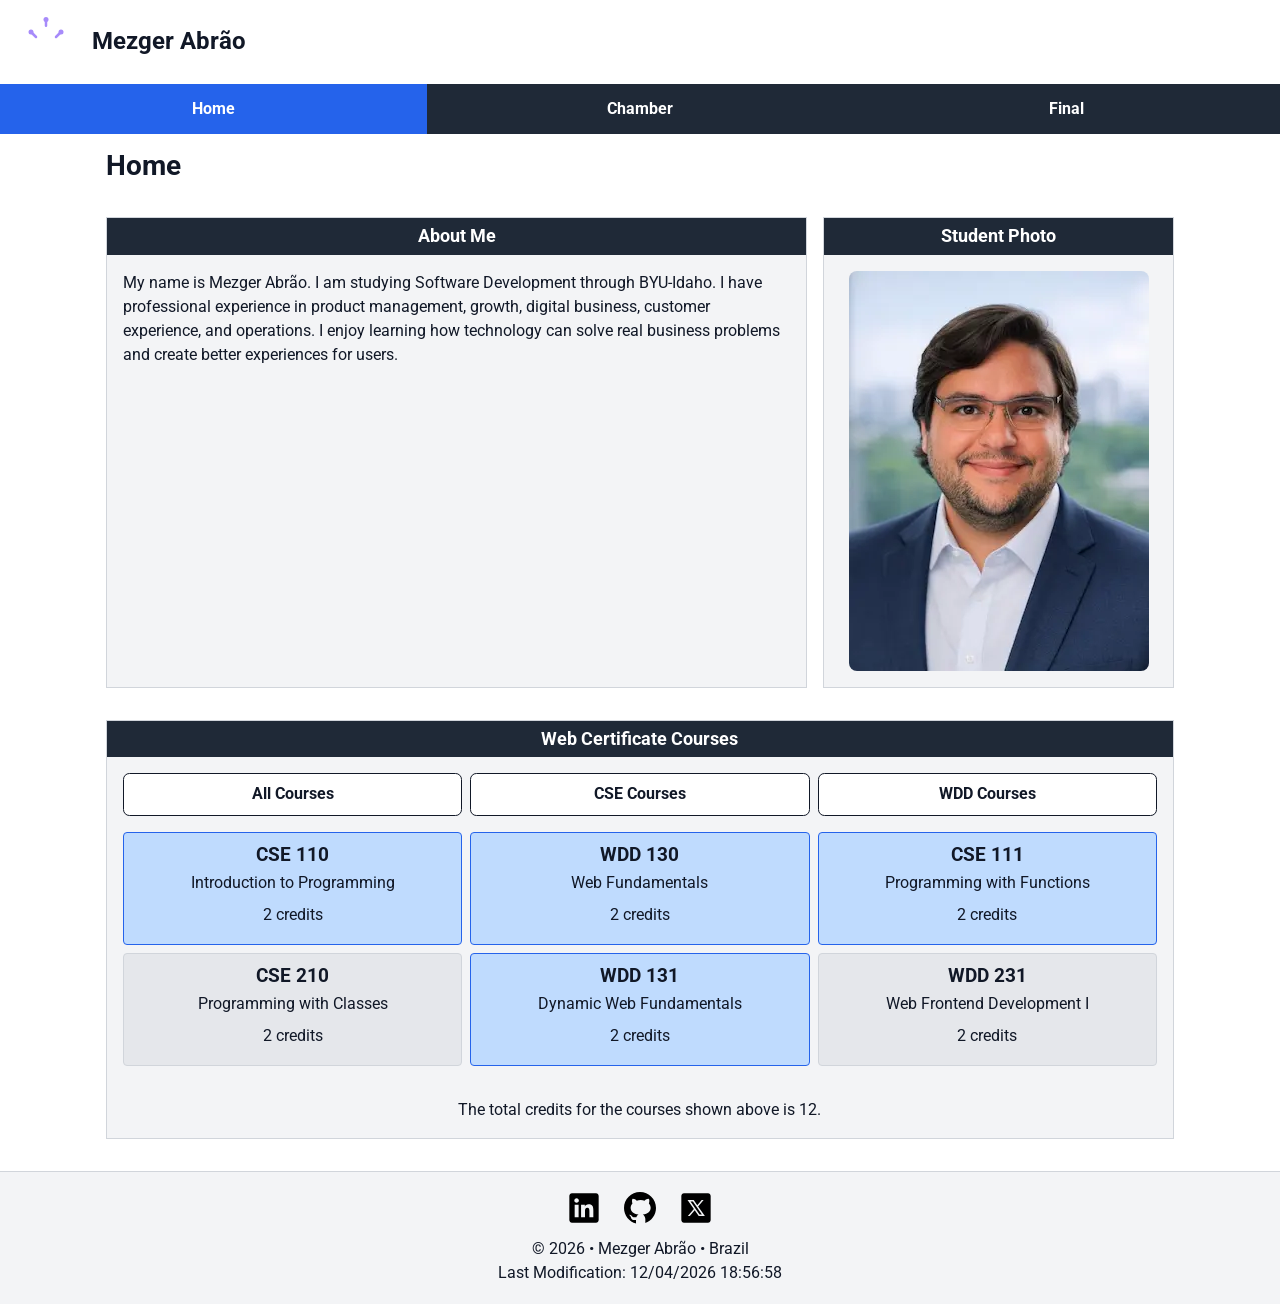
<file: index.html>
<!DOCTYPE html>
<html lang="en">
<head>
  <meta charset="UTF-8">
  <meta name="viewport" content="width=device-width, initial-scale=1.0">

  <meta
    name="description"
    content="WDD 231 course home page for Mezger Abrão, featuring course information and web development projects."
  >
  <meta name="author" content="Mezger Abrão">
  <meta property="og:title" content="WDD 231 | Course Home Page | Mezger Abrão">
  <meta property="og:description" content="Course home page for WDD 231 featuring responsive web design, JavaScript projects, and Web & Computer Programming certificate courses.">
  <meta property="og:type" content="website">
  <meta property="og:image" content="https://mezgerabrao.github.io/wdd231/images/profile.webp">
  <meta property="og:url" content="https://mezgerabrao.github.io/wdd231/">

  <title>WDD 231 | Course Home Page | Mezger Abrão</title>

  <link rel="preconnect" href="https://fonts.googleapis.com">
  <link rel="preconnect" href="https://fonts.gstatic.com" crossorigin>
  <link
    href="https://fonts.googleapis.com/css2?family=Roboto:wght@400;700&display=swap"
    rel="stylesheet"
  >
  <link rel="icon" href="images/favicon.ico">

  <link rel="stylesheet" href="styles/normalize.css">
  <link rel="stylesheet" href="styles/small.css">
  <link rel="stylesheet" href="styles/larger.css">

  <script src="scripts/navigation.js" defer></script>
  <script src="scripts/date.js" defer></script>
  <script src="scripts/courses.js" defer></script>

</head>

<body>
  <header>
    <img
      src="images/logo.svg"
      alt="WDD 231 site logo"
      width="60"
      height="60"
    >
    <span>Mezger Abrão</span>

    <button
      id="menu"
      type="button"
      aria-label="Open navigation menu"
      aria-expanded="false"
      aria-controls="nav-menu"
    >☰</button>
  </header>

  <nav id="nav-menu" aria-label="Primary navigation">
    <a href="index.html" class="active" aria-current="page">Home</a>
    <a href="chamber/index.html">Chamber</a>
    <a href="final/index.html">Final</a>
  </nav>

  <main>
    <h1>Home</h1>

    <section class="about">
      <h2>About Me</h2>

      <p>
        My name is Mezger Abrão. I am studying Software Development through
        BYU-Idaho. I have professional experience in product management,
        growth, digital business, customer experience, and operations. I enjoy
        learning how technology can solve real business problems and create
        better experiences for users.
      </p>
    </section>

    <section class="photo">
      <h2>Student Photo</h2>

      <img
        src="images/profile.webp"
        alt="Mezger Abrão"
        width="300"
        height="400"
      >
    </section>

    <section class="courses">
      <h2>Web Certificate Courses</h2>

      <div class="course-buttons">
        <button id="all" type="button">All Courses</button>
        <button id="cse" type="button">CSE Courses</button>
        <button id="wdd" type="button">WDD Courses</button>
      </div>

      <div id="course-list"></div>

      <p>
        The total credits for the courses shown above is
        <span id="total-credits">0</span>.
      </p>
    </section>
  </main>

  <footer>
    <div class="social">
      <a
        href="https://www.linkedin.com/in/mezger-abrao/"
        target="_blank"
        rel="noopener"
      >
        <img
          src="images/linkedin.svg"
          alt="LinkedIn profile"
          width="40"
          height="40"
        >
      </a>

      <a
        href="https://github.com/"
        target="_blank"
        rel="noopener"
      >
        <img
          src="images/github.svg"
          alt="GitHub repository"
          width="40"
          height="40"
        >
      </a>

      <a
        href="https://x.com/"
        target="_blank"
        rel="noopener"
      >
        <img
          src="images/xlogo.svg"
          alt="X social media"
          width="40"
          height="40"
        >
      </a>
    </div>

    <p>
      &copy; <span id="currentyear"></span>
      • Mezger Abrão • Brazil
    </p>

    <p id="lastModified"></p>
  </footer>
</body>
</html>
</file>
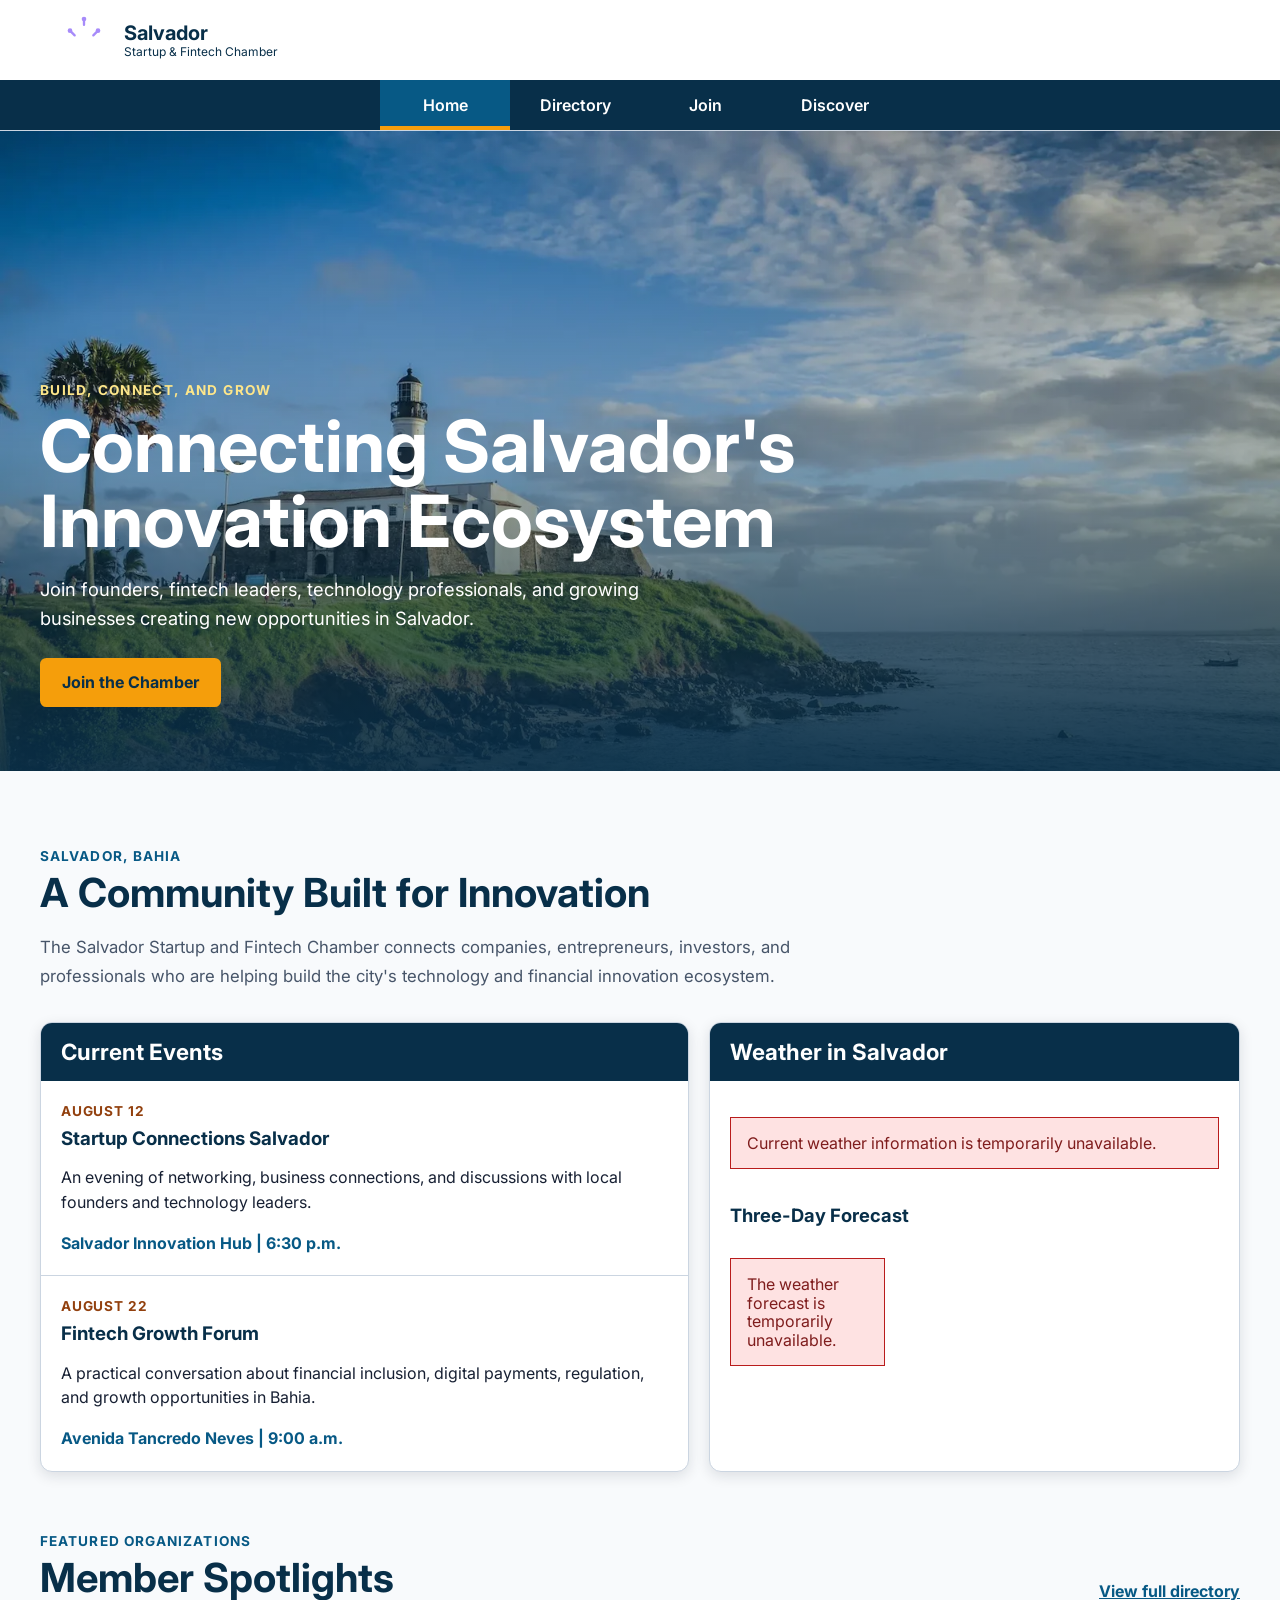
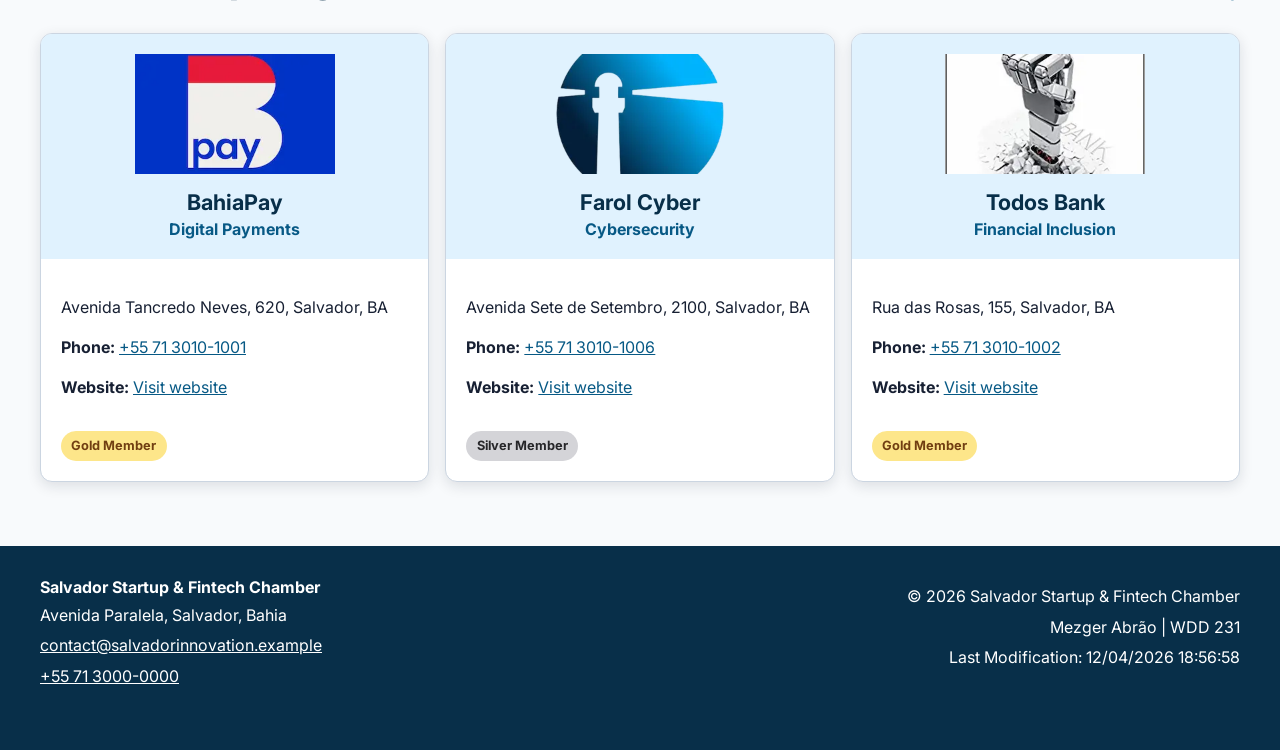
<file: chamber/index.html>
<!DOCTYPE html>
<html lang="en">
<head>
  <meta charset="UTF-8">
  <meta name="viewport" content="width=device-width, initial-scale=1.0">

  <meta
    name="description"
    content="Connect with Salvador's startup, fintech, and technology ecosystem through events, business opportunities, and chamber membership."
  >
  <meta name="author" content="Mezger Abrão">

  <meta
    property="og:title"
    content="Salvador Startup and Fintech Chamber"
  >
  <meta
    property="og:description"
    content="Connect with startups, fintechs, technology companies, and business leaders in Salvador, Bahia."
  >
  <meta
    property="og:image"
    content="https://mezgerabrao.github.io/wdd231/chamber/images/hero-salvador.webp"
  >
  <meta
    property="og:url"
    content="https://mezgerabrao.github.io/wdd231/chamber/index.html"
  >

  <title>Home | Salvador Startup and Fintech Chamber</title>

  <link rel="icon" href="images/favicon.ico">

  <link rel="preconnect" href="https://fonts.googleapis.com">
  <link rel="preconnect" href="https://fonts.gstatic.com" crossorigin>
  <link
    href="https://fonts.googleapis.com/css2?family=Inter:wght@400;600;700&display=swap"
    rel="stylesheet"
  >

  <link rel="stylesheet" href="styles/normalize.css">
  <link rel="stylesheet" href="styles/small.css">
  <link rel="stylesheet" href="styles/larger.css">

  <script src="scripts/navigation.js" defer></script>
  <script src="scripts/dates.js" defer></script>
  <script src="scripts/home.js" defer></script>
</head>

<body>
  <header class="site-header">
    <div class="header-content">
      <a class="brand" href="index.html">
        <img
          src="images/logo.svg"
          alt="Salvador Startup and Fintech Chamber logo"
          width="64"
          height="64"
        >

        <span class="brand-text">
          <strong>Salvador</strong>
          <span>Startup &amp; Fintech Chamber</span>
        </span>
      </a>

      <button
        id="menu-button"
        type="button"
        aria-label="Open navigation menu"
        aria-controls="primary-navigation"
        aria-expanded="false"
      >
        ☰
      </button>
    </div>

    <nav id="primary-navigation" aria-label="Primary navigation">
      <a href="index.html" class="active" aria-current="page">
        Home
      </a>
      <a href="directory.html">Directory</a>
      <a href="join.html">Join</a>
      <a href="discover.html">Discover</a>
    </nav>
  </header>

  <main class="home-main">
    <section class="hero" aria-labelledby="hero-title">
      <img
        src="images/hero-salvador.webp"
        alt="Salvador, Bahia innovation and business community"
        width="1200"
        height="600"
      >

      <div class="hero-overlay">
        <div class="hero-content">
          <p class="hero-eyebrow">Build, connect, and grow</p>

          <h1 id="hero-title">
            Connecting Salvador's Innovation Ecosystem
          </h1>

          <p>
            Join founders, fintech leaders, technology professionals, and
            growing businesses creating new opportunities in Salvador.
          </p>

          <a class="cta-button" href="join.html">
            Join the Chamber
          </a>
        </div>
      </div>
    </section>

    <div class="home-content">
      <section class="home-introduction">
        <p class="eyebrow">Salvador, Bahia</p>

        <h2>A Community Built for Innovation</h2>

        <p>
          The Salvador Startup and Fintech Chamber connects companies,
          entrepreneurs, investors, and professionals who are helping build
          the city's technology and financial innovation ecosystem.
        </p>
      </section>

      <div class="information-grid">
        <section class="home-panel events-panel">
          <h2>Current Events</h2>

          <article class="event-card">
            <p class="event-date">August 12</p>
            <h3>Startup Connections Salvador</h3>
            <p>
              An evening of networking, business connections, and discussions
              with local founders and technology leaders.
            </p>
            <p class="event-location">
              Salvador Innovation Hub | 6:30 p.m.
            </p>
          </article>

          <article class="event-card">
            <p class="event-date">August 22</p>
            <h3>Fintech Growth Forum</h3>
            <p>
              A practical conversation about financial inclusion, digital
              payments, regulation, and growth opportunities in Bahia.
            </p>
            <p class="event-location">
              Avenida Tancredo Neves | 9:00 a.m.
            </p>
          </article>
        </section>

        <section class="home-panel weather-panel">
          <h2>Weather in Salvador</h2>

          <div
            id="current-weather"
            class="current-weather"
            aria-live="polite"
          >
            <p>Loading current weather...</p>
          </div>

          <div class="forecast-section">
            <h3>Three-Day Forecast</h3>

            <div
              id="forecast"
              class="forecast-grid"
              aria-live="polite"
            >
              <p>Loading forecast...</p>
            </div>
          </div>
        </section>
      </div>

      <section class="spotlights-section">
        <div class="section-heading">
          <div>
            <p class="eyebrow">Featured organizations</p>
            <h2>Member Spotlights</h2>
          </div>

          <a class="directory-link" href="directory.html">
            View full directory
          </a>
        </div>

        <div
          id="spotlights"
          class="spotlights-grid"
          aria-live="polite"
        >
          <p>Loading member spotlights...</p>
        </div>
      </section>
    </div>
  </main>

  <footer>
    <div class="footer-content">
      <div class="footer-contact">
        <strong>Salvador Startup &amp; Fintech Chamber</strong>
        <p>Avenida Paralela, Salvador, Bahia</p>
        <p>
          <a href="mailto:contact@salvadorinnovation.example">
            contact@salvadorinnovation.example
          </a>
        </p>
        <p>
          <a href="tel:+557130000000">
            +55 71 3000-0000
          </a>
        </p>
      </div>

      <div class="footer-development">
        <p>
          &copy; <span id="current-year"></span>
          Salvador Startup &amp; Fintech Chamber
        </p>

        <p>Mezger Abrão | WDD 231</p>

        <p id="last-modified"></p>
      </div>
    </div>
  </footer>
</body>
</html>
</file>
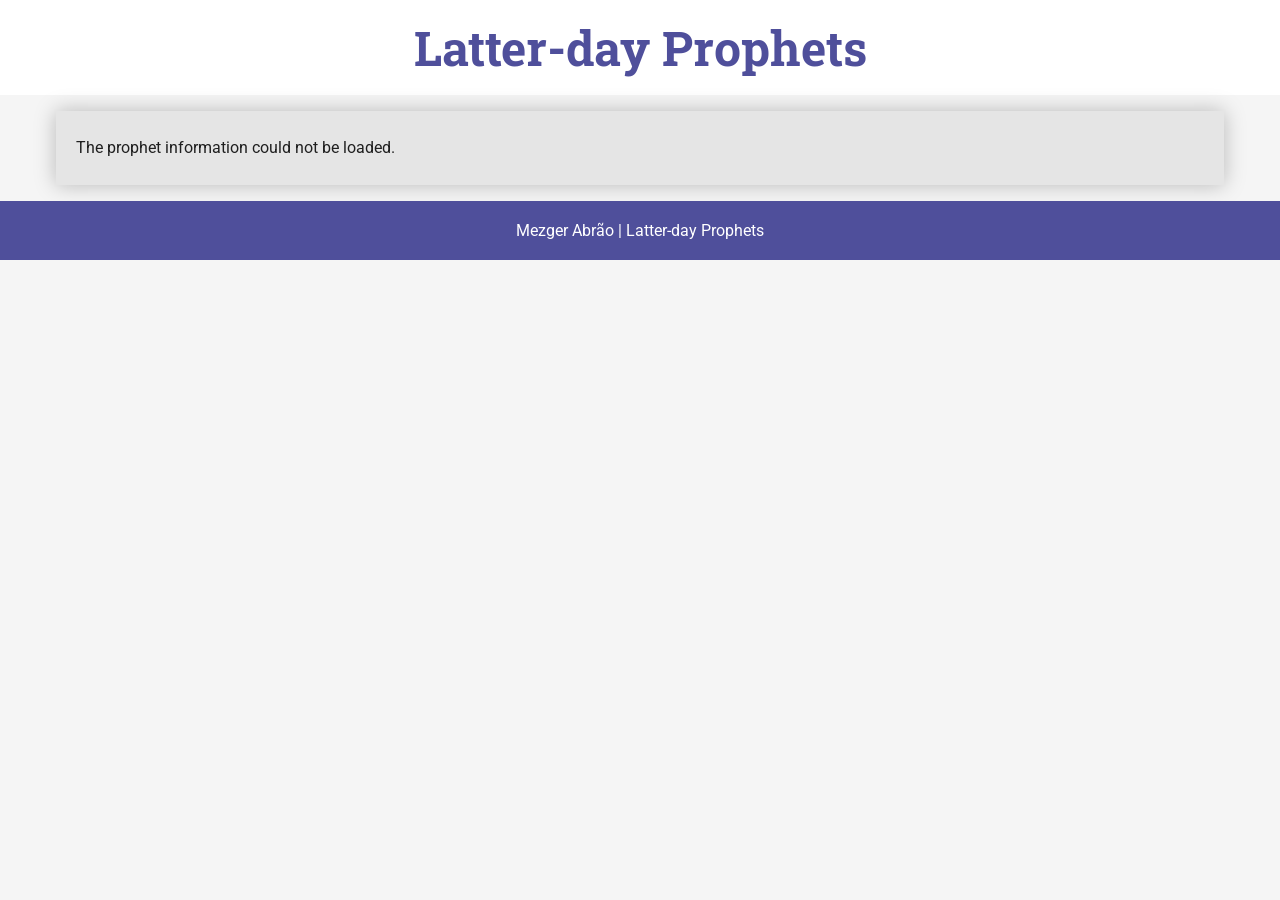
<file: prophets.html>
<!DOCTYPE html>
<html lang="en">
<head>
  <meta charset="UTF-8">
  <meta name="viewport" content="width=device-width, initial-scale=1.0">

  <meta
    name="description"
    content="A responsive list of Latter-day prophets displayed dynamically using the Fetch API and JavaScript."
  >
  <meta name="author" content="Mezger Abrão">

  <title>Latter-day Prophets | Mezger Abrão</title>

  <link rel="preconnect" href="https://fonts.googleapis.com">
  <link rel="preconnect" href="https://fonts.gstatic.com" crossorigin>
  <link
    href="https://fonts.googleapis.com/css2?family=Roboto+Slab:wght@400;700&family=Roboto:wght@400;700&display=swap"
    rel="stylesheet"
  >

  <link rel="stylesheet" href="styles/prophets.css">

  <script src="scripts/prophets.js" defer></script>
</head>

<body>
  <header>
    <h1>Latter-day Prophets</h1>
  </header>

  <main>
    <div id="cards"></div>
  </main>

  <footer>
    Mezger Abrão | Latter-day Prophets
  </footer>
</body>
</html>
</file>
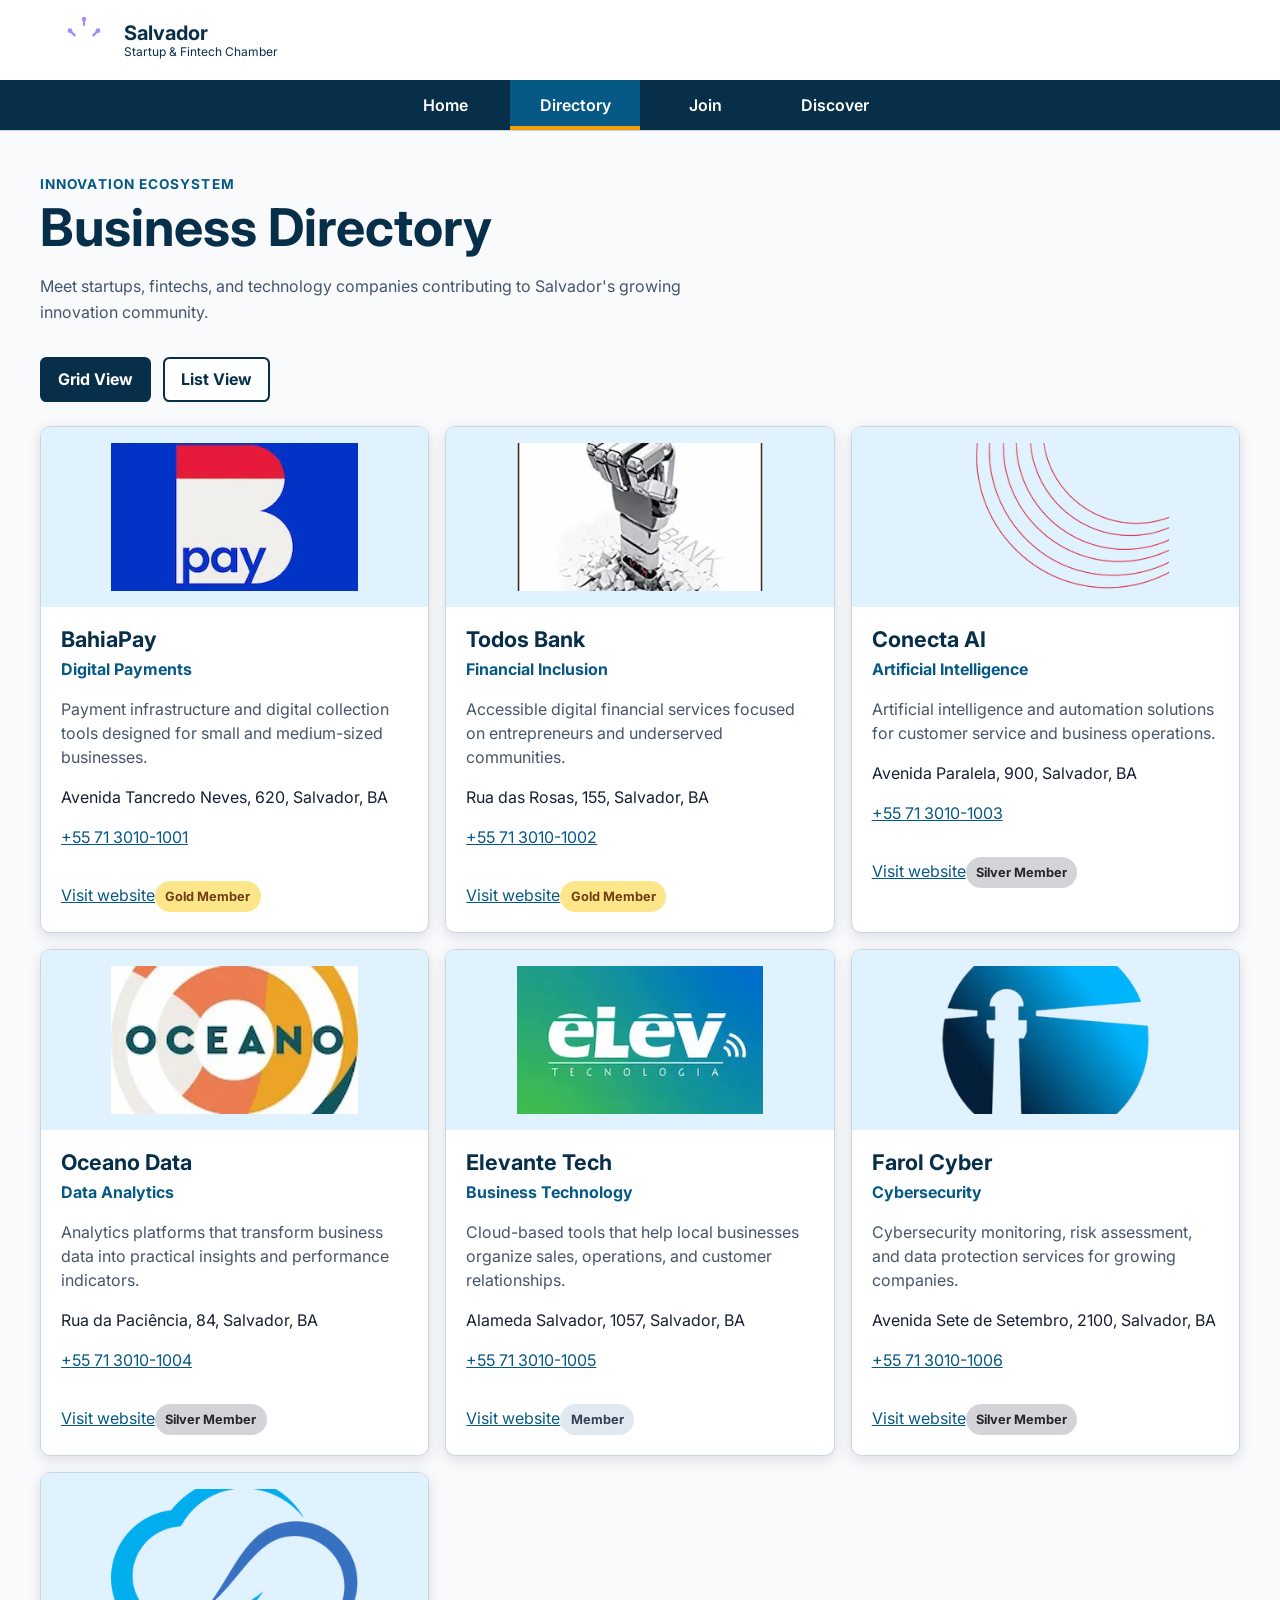
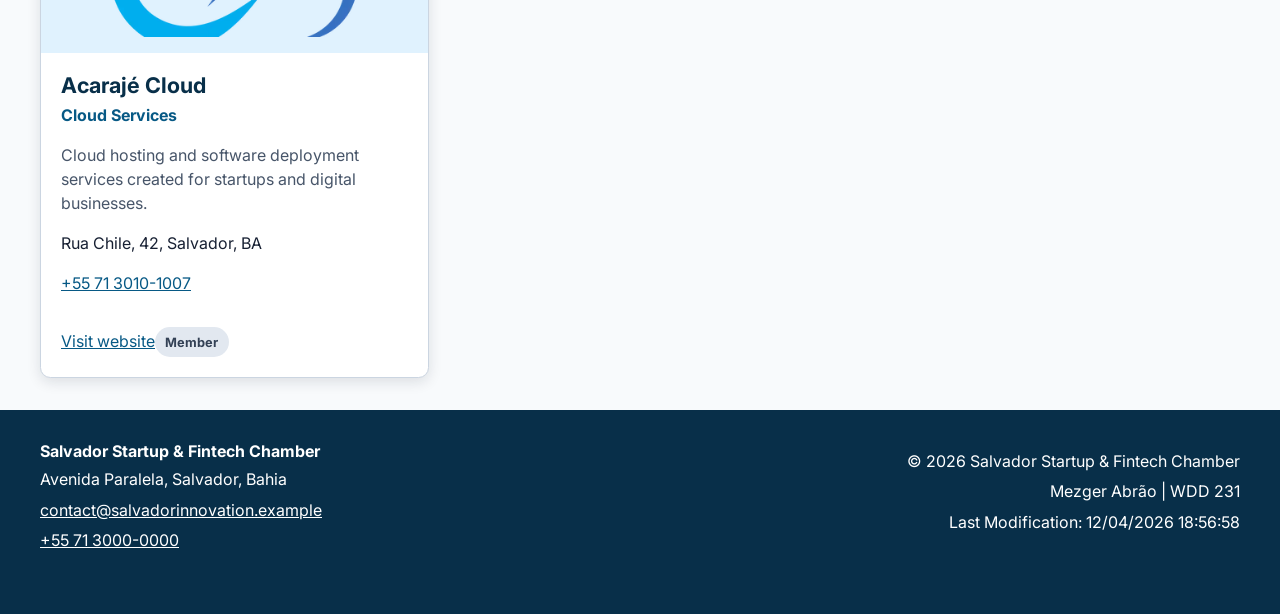
<file: chamber/directory.html>
<!DOCTYPE html>
<html lang="en">
<head>
  <meta charset="UTF-8">
  <meta name="viewport" content="width=device-width, initial-scale=1.0">

  <meta
    name="description"
    content="Explore startups, fintechs, and technology companies connected to Salvador's innovation ecosystem."
  >
  <meta name="author" content="Mezger Abrão">

  <meta
    property="og:title"
    content="Salvador Startup and Fintech Chamber Directory"
  >
  <meta
    property="og:description"
    content="Discover startups, fintechs, and technology companies building innovative solutions in Salvador, Bahia."
  >
  <meta
    property="og:image"
    content="https://mezgerabrao.github.io/wdd231/chamber/images/social-preview.webp"
  >
  <meta
    property="og:url"
    content="https://mezgerabrao.github.io/wdd231/chamber/directory.html"
  >

  <title>Business Directory | Salvador Startup and Fintech Chamber</title>

  <link rel="icon" href="images/favicon.ico">

  <link rel="preconnect" href="https://fonts.googleapis.com">
  <link rel="preconnect" href="https://fonts.gstatic.com" crossorigin>
  <link
    href="https://fonts.googleapis.com/css2?family=Inter:wght@400;600;700&display=swap"
    rel="stylesheet"
  >

  <link rel="stylesheet" href="styles/normalize.css">
  <link rel="stylesheet" href="styles/small.css">
  <link rel="stylesheet" href="styles/larger.css">

  <script src="scripts/navigation.js" defer></script>
  <script src="scripts/dates.js" defer></script>
  <script src="scripts/directory.js" defer></script>
</head>

<body>
  <header class="site-header">
    <div class="header-content">
      <a class="brand" href="index.html">
        <img
          src="images/logo.svg"
          alt="Salvador Startup and Fintech Chamber logo"
          width="64"
          height="64"
        >

        <span class="brand-text">
          <strong>Salvador</strong>
          <span>Startup &amp; Fintech Chamber</span>
        </span>
      </a>

      <button
        id="menu-button"
        type="button"
        aria-label="Open navigation menu"
        aria-controls="primary-navigation"
        aria-expanded="false"
      >
        ☰
      </button>
    </div>

    <nav id="primary-navigation" aria-label="Primary navigation">
      <a href="index.html">Home</a>
      <a href="directory.html" class="active" aria-current="page">
        Directory
      </a>
      <a href="join.html">Join</a>
      <a href="discover.html">Discover</a>
    </nav>
  </header>

  <main>
    <div class="page-heading">
      <p class="eyebrow">Innovation ecosystem</p>
      <h1>Business Directory</h1>
      <p>
        Meet startups, fintechs, and technology companies contributing to
        Salvador's growing innovation community.
      </p>
    </div>

    <div class="view-controls" role="group" aria-label="Directory view options">
      <button
        id="grid-button"
        type="button"
        class="selected"
        aria-pressed="true"
      >
        Grid View
      </button>

      <button
        id="list-button"
        type="button"
        aria-pressed="false"
      >
        List View
      </button>
    </div>

    <div
      id="members"
      class="members-grid"
      aria-live="polite"
    ></div>
  </main>

  <footer>
    <div class="footer-content">
      <div class="footer-contact">
        <strong>Salvador Startup &amp; Fintech Chamber</strong>
        <p>Avenida Paralela, Salvador, Bahia</p>
        <p>
          <a href="mailto:contact@salvadorinnovation.example">
            contact@salvadorinnovation.example
          </a>
        </p>
        <p>
          <a href="tel:+557130000000">
            +55 71 3000-0000
          </a>
        </p>
      </div>

      <div class="footer-development">
        <p>
          &copy; <span id="current-year"></span>
          Salvador Startup &amp; Fintech Chamber
        </p>

        <p>Mezger Abrão | WDD 231</p>

        <p id="last-modified"></p>
      </div>
    </div>
  </footer>
</body>
</html>
</file>
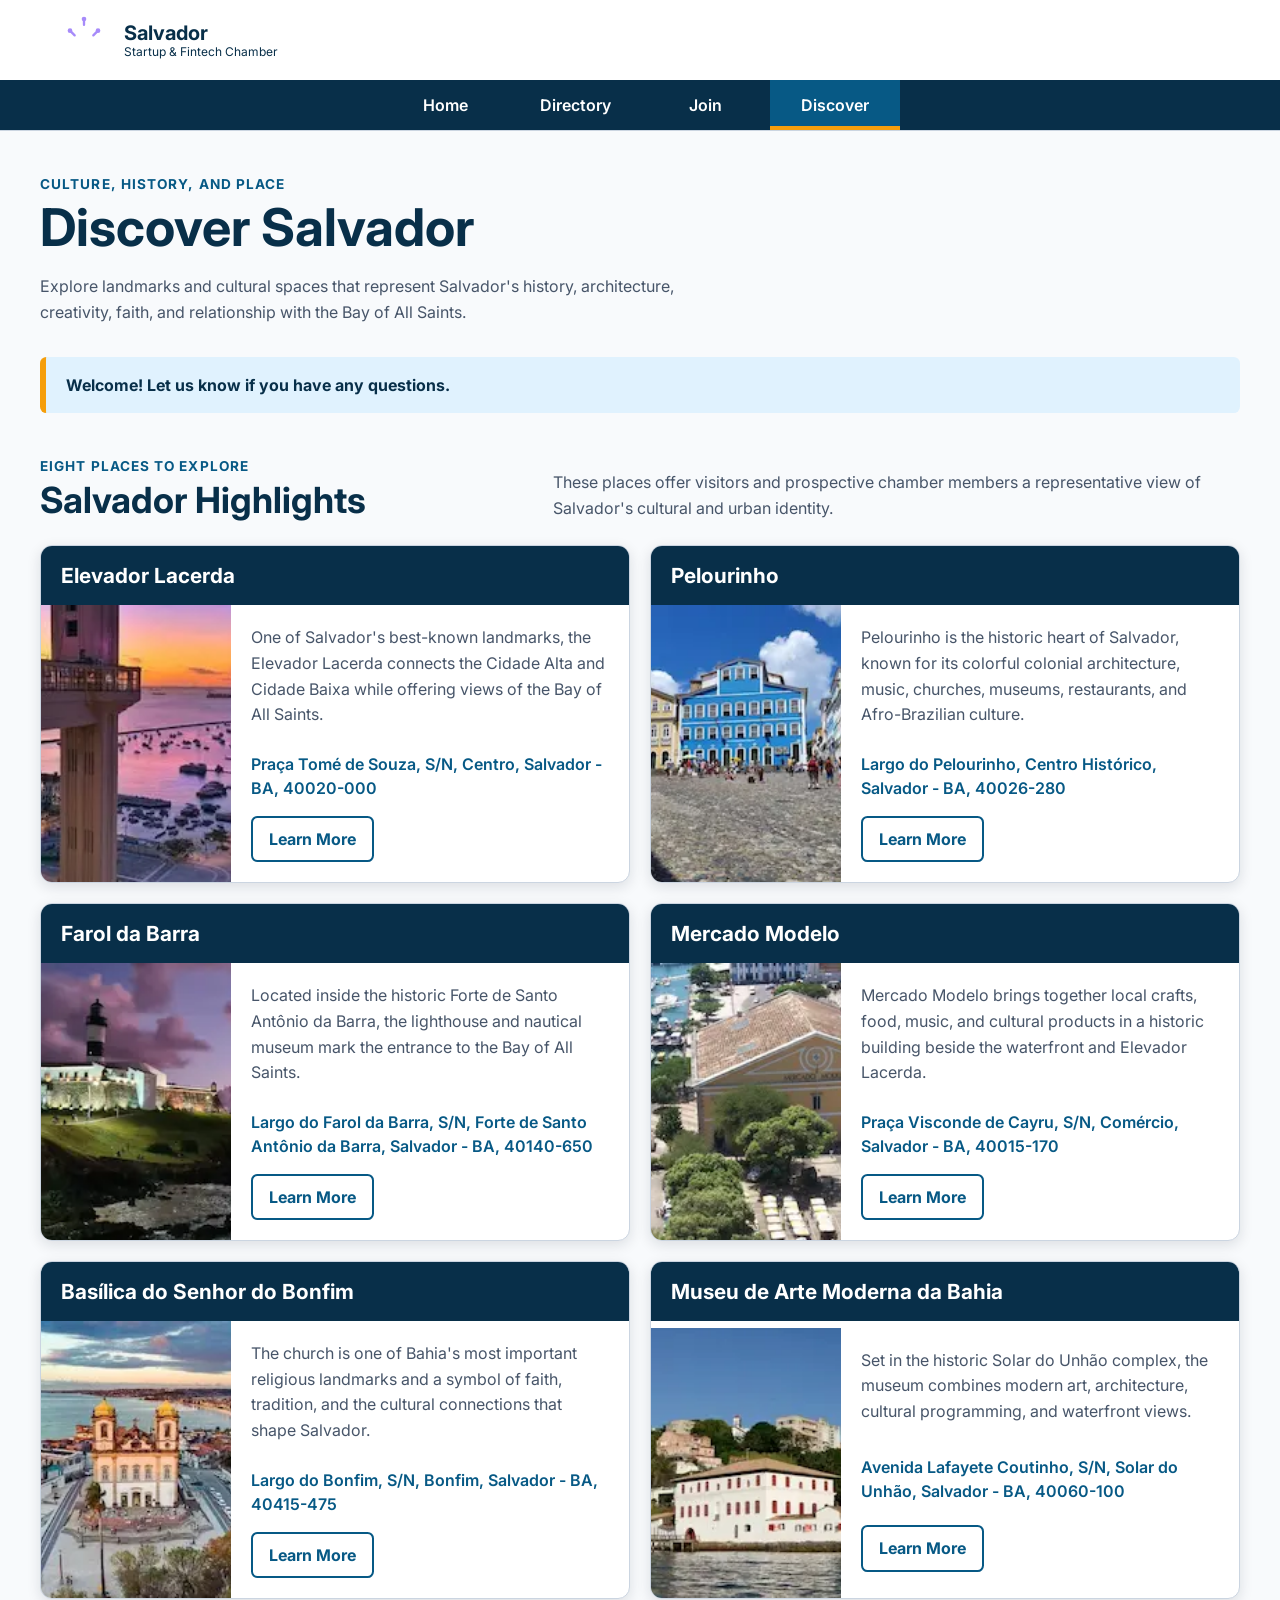
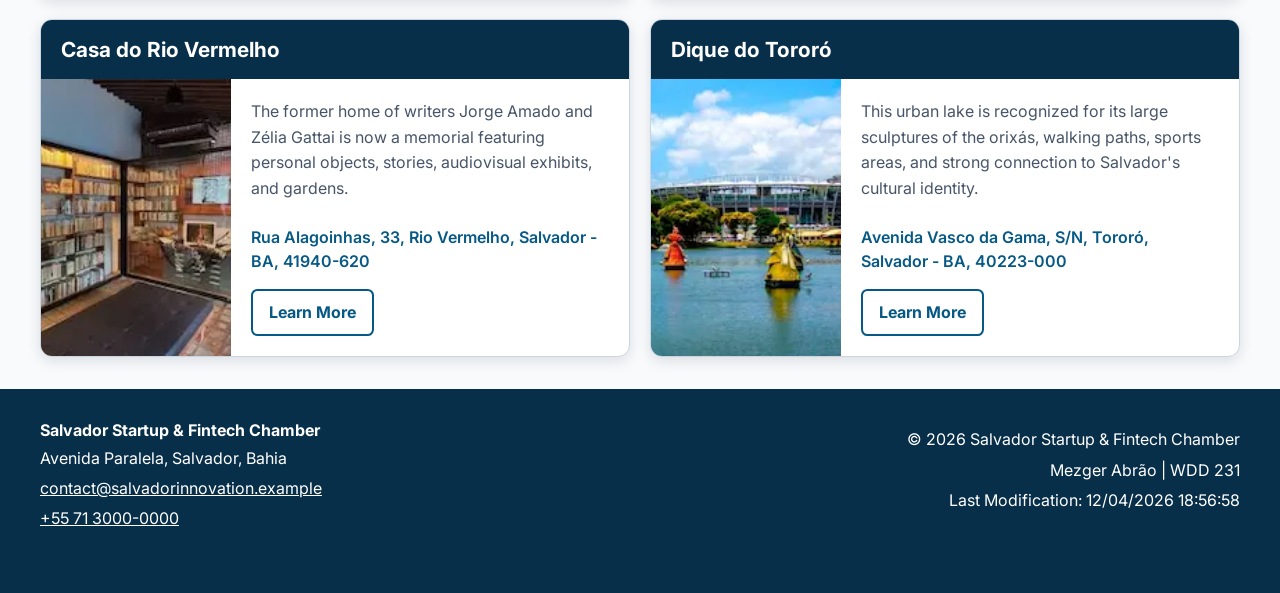
<file: chamber/discover.html>
<!DOCTYPE html>
<html lang="en">
<head>
  <meta charset="UTF-8">
  <meta name="viewport" content="width=device-width, initial-scale=1.0">
  <meta name="description" content="Discover cultural landmarks, historic sites, museums, and attractions in Salvador, Bahia.">
  <meta name="author" content="Mezger Abrão">
  <meta property="og:title" content="Discover Salvador | Salvador Startup and Fintech Chamber">
  <meta property="og:description" content="Explore eight representative places that showcase Salvador's history, culture, architecture, and coastal identity.">
  <meta property="og:image" content="https://mezgerabrao.github.io/wdd231/chamber/images/social-preview.webp">
  <meta property="og:url" content="https://mezgerabrao.github.io/wdd231/chamber/discover.html">
  <title>Discover Salvador | Salvador Startup and Fintech Chamber</title>
  <link rel="icon" href="images/favicon.ico">
  <link rel="preconnect" href="https://fonts.googleapis.com">
  <link rel="preconnect" href="https://fonts.gstatic.com" crossorigin>
  <link href="https://fonts.googleapis.com/css2?family=Inter:wght@400;600;700&display=swap" rel="stylesheet">
  <link rel="stylesheet" href="styles/normalize.css">
  <link rel="stylesheet" href="styles/small.css">
  <link rel="stylesheet" href="styles/larger.css">
  <script src="scripts/navigation.js" defer></script>
  <script src="scripts/dates.js" defer></script>
  <script type="module" src="scripts/discover.js"></script>
</head>
<body>
  <header class="site-header">
    <div class="header-content">
      <a class="brand" href="index.html">
        <img src="images/logo.svg" alt="Salvador Startup and Fintech Chamber logo" width="64" height="64">
        <span class="brand-text">
          <strong>Salvador</strong>
          <span>Startup &amp; Fintech Chamber</span>
        </span>
      </a>
      <button id="menu-button" type="button" aria-label="Open navigation menu" aria-controls="primary-navigation" aria-expanded="false">☰</button>
    </div>
    <nav id="primary-navigation" aria-label="Primary navigation">
      <a href="index.html">Home</a>
      <a href="directory.html">Directory</a>
      <a href="join.html">Join</a>
      <a href="discover.html" class="active" aria-current="page">Discover</a>
    </nav>
  </header>

  <main>
    <div class="page-heading">
      <p class="eyebrow">Culture, history, and place</p>
      <h1>Discover Salvador</h1>
      <p>Explore landmarks and cultural spaces that represent Salvador's history, architecture, creativity, faith, and relationship with the Bay of All Saints.</p>
    </div>

    <aside id="visit-message" class="visit-message" aria-live="polite" aria-label="Visit information"></aside>

    <section aria-labelledby="places-title">
      <div class="discover-section-heading">
        <div>
          <p class="eyebrow">Eight places to explore</p>
          <h2 id="places-title">Salvador Highlights</h2>
        </div>
        <p>These places offer visitors and prospective chamber members a representative view of Salvador's cultural and urban identity.</p>
      </div>
      <div id="places" class="places-grid" aria-live="polite"></div>
    </section>
  </main>

  <footer>
    <div class="footer-content">
      <div class="footer-contact">
        <strong>Salvador Startup &amp; Fintech Chamber</strong>
        <p>Avenida Paralela, Salvador, Bahia</p>
        <p><a href="mailto:contact@salvadorinnovation.example">contact@salvadorinnovation.example</a></p>
        <p><a href="tel:+557130000000">+55 71 3000-0000</a></p>
      </div>
      <div class="footer-development">
        <p>&copy; <span id="current-year"></span> Salvador Startup &amp; Fintech Chamber</p>
        <p>Mezger Abrão | WDD 231</p>
        <p id="last-modified"></p>
      </div>
    </div>
  </footer>
</body>
</html>
</file>
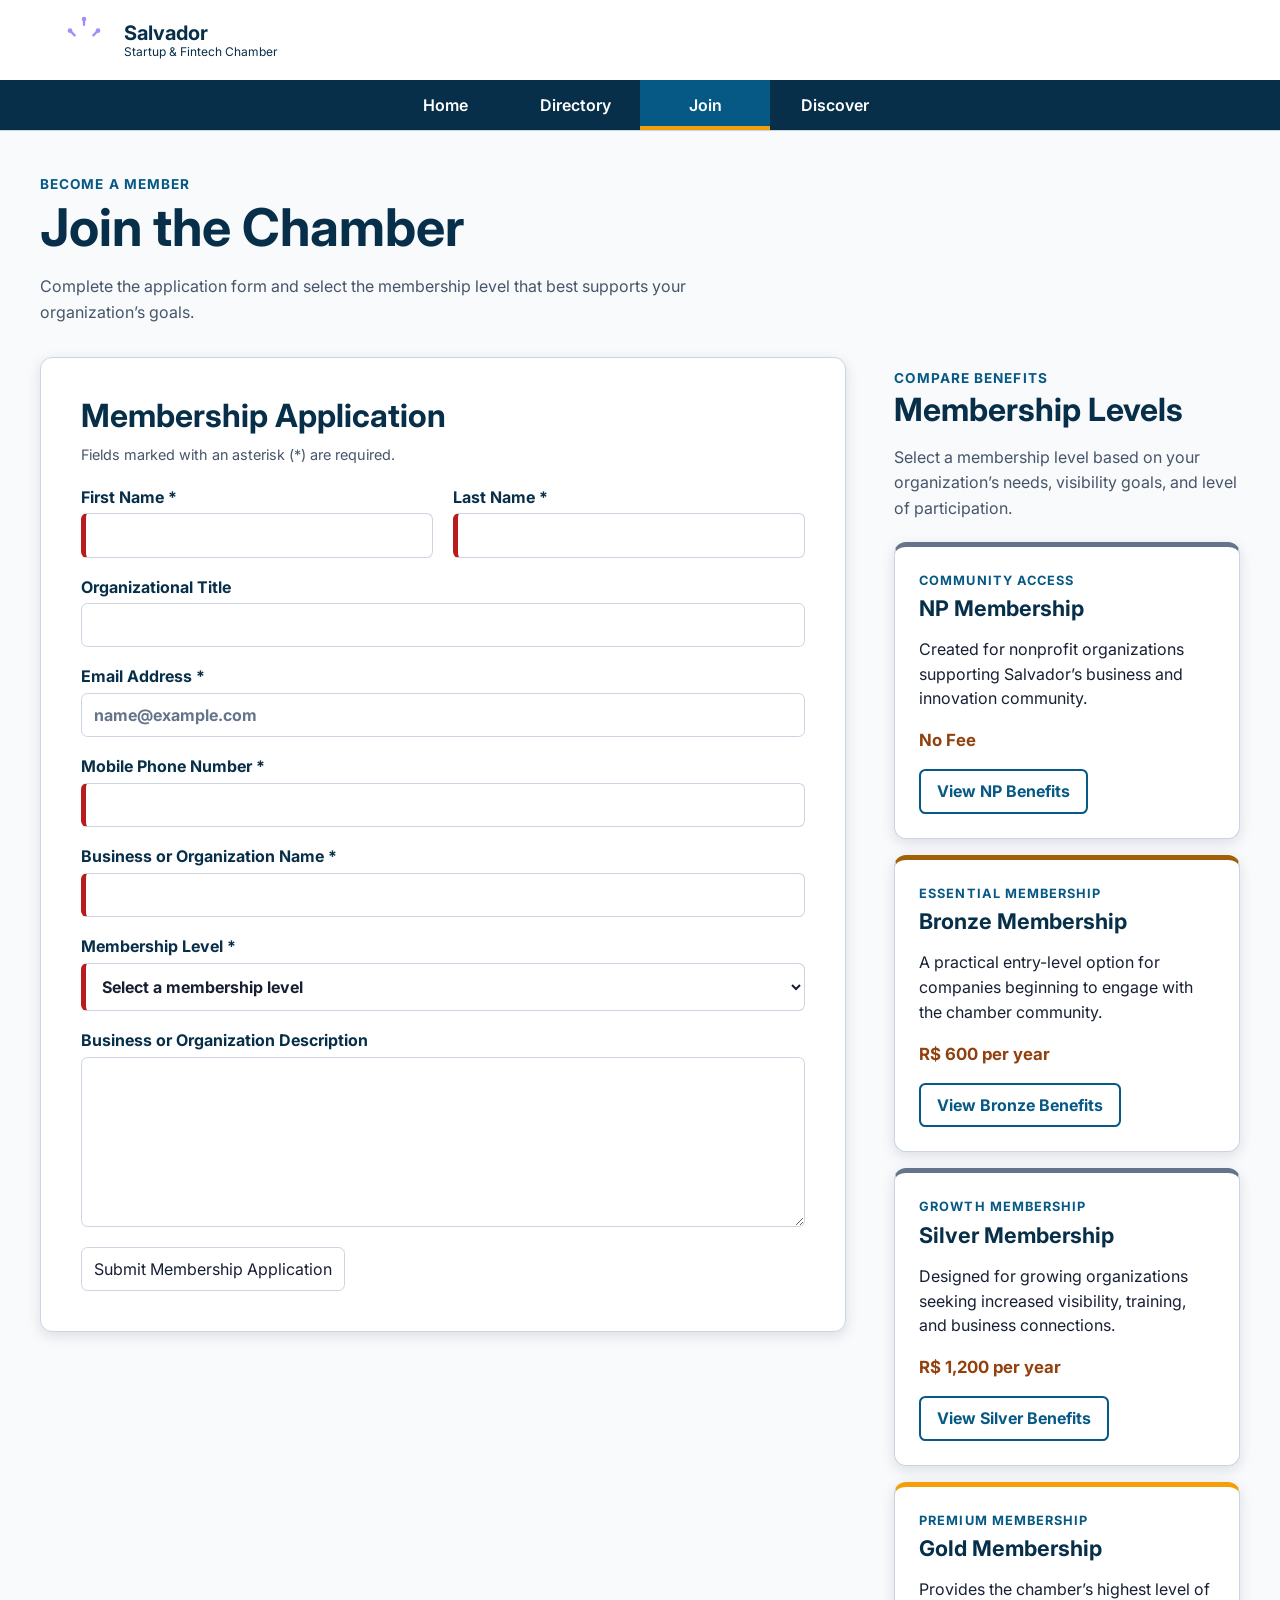
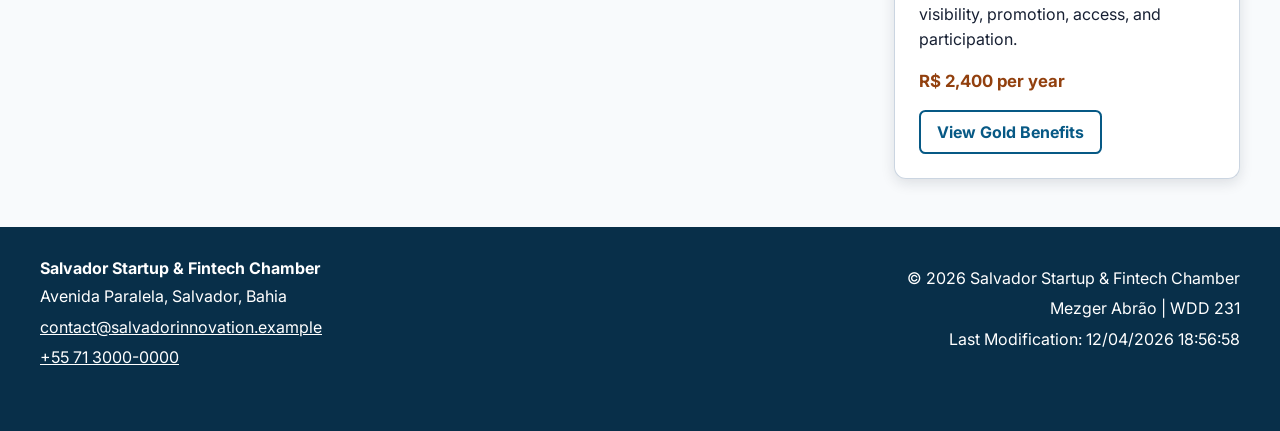
<file: chamber/join.html>
<!DOCTYPE html>
<html lang="en">
<head>
  <meta charset="UTF-8">
  <meta name="viewport" content="width=device-width, initial-scale=1.0">

  <meta
    name="description"
    content="Apply to join the Salvador Startup and Fintech Chamber and connect with Salvador's innovation ecosystem."
  >
  <meta name="author" content="Mezger Abrão">

  <meta
    property="og:title"
    content="Join the Salvador Startup and Fintech Chamber"
  >
  <meta
    property="og:description"
    content="Choose a membership level and apply to join Salvador's startup, fintech, and technology business community."
  >
  <meta
    property="og:image"
    content="https://mezgerabrao.github.io/wdd231/chamber/images/social-preview.webp"
  >
  <meta
    property="og:url"
    content="https://mezgerabrao.github.io/wdd231/chamber/join.html"
  >

  <title>Join | Salvador Startup and Fintech Chamber</title>

  <link rel="icon" href="images/favicon.ico">

  <link rel="preconnect" href="https://fonts.googleapis.com">
  <link rel="preconnect" href="https://fonts.gstatic.com" crossorigin>

  <link
    href="https://fonts.googleapis.com/css2?family=Inter:wght@400;600;700&display=swap"
    rel="stylesheet"
  >

  <link rel="stylesheet" href="styles/normalize.css">
  <link rel="stylesheet" href="styles/small.css">
  <link rel="stylesheet" href="styles/larger.css">

  <script src="scripts/navigation.js" defer></script>
  <script src="scripts/dates.js" defer></script>
  <script src="scripts/join.js" defer></script>
</head>

<body>
  <header class="site-header">
    <div class="header-content">
      <a class="brand" href="index.html">
        <img
          src="images/logo.svg"
          alt="Salvador Startup and Fintech Chamber logo"
          width="64"
          height="64"
        >

        <span class="brand-text">
          <strong>Salvador</strong>
          <span>Startup &amp; Fintech Chamber</span>
        </span>
      </a>

      <button
        id="menu-button"
        type="button"
        aria-label="Open navigation menu"
        aria-controls="primary-navigation"
        aria-expanded="false"
      >
        ☰
      </button>
    </div>

    <nav id="primary-navigation" aria-label="Primary navigation">
      <a href="index.html">Home</a>
      <a href="directory.html">Directory</a>

      <a
        href="join.html"
        class="active"
        aria-current="page"
      >
        Join
      </a>

      <a href="discover.html">Discover</a>
    </nav>
  </header>

  <main>
    <div class="page-heading">
      <p class="eyebrow">Become a member</p>

      <h1>Join the Chamber</h1>

      <p>
        Complete the application form and select the membership level that
        best supports your organization’s goals.
      </p>
    </div>

    <div class="join-layout">
      <section
        class="application-section"
        aria-labelledby="application-title"
      >
        <h2 id="application-title">Membership Application</h2>

        <p class="required-message">
          Fields marked with an asterisk (*) are required.
        </p>

        <form
          class="membership-form"
          method="get"
          action="thankyou.html"
        >
          <label>
            First Name *
            <input
              type="text"
              name="firstName"
              title="Enter your first name"
              autocomplete="given-name"
              required
            >
          </label>

          <label>
            Last Name *
            <input
              type="text"
              name="lastName"
              title="Enter your last name"
              autocomplete="family-name"
              required
            >
          </label>

          <label>
            Organizational Title
            <input
              type="text"
              name="organizationTitle"
              title="Enter your organizational title using at least seven letters, spaces, or hyphens"
              autocomplete="organization-title"
              pattern="[A-Za-zÀ-ÖØ-öø-ÿ -]{7,}"
            >
          </label>

          <label>
            Email Address *
            <input
              type="email"
              name="email"
              title="Enter a valid email address"
              autocomplete="email"
              placeholder="name@example.com"
              required
            >
          </label>

          <label>
            Mobile Phone Number *
            <input
              type="tel"
              name="phone"
              title="Enter your mobile phone number"
              autocomplete="tel"
              required
            >
          </label>

          <label>
            Business or Organization Name *
            <input
              type="text"
              name="organization"
              title="Enter the name of your business or organization"
              autocomplete="organization"
              required
            >
          </label>

          <label>
            Membership Level *
            <select
              name="membership"
              title="Select a membership level"
              required
            >
              <option value="" disabled selected>
                Select a membership level
              </option>

              <option value="np">
                NP Membership — No Fee
              </option>

              <option value="bronze">
                Bronze Membership
              </option>

              <option value="silver">
                Silver Membership
              </option>

              <option value="gold">
                Gold Membership
              </option>
            </select>
          </label>

          <label>
            Business or Organization Description
            <textarea
              name="description"
              title="Describe your business or organization"
              rows="6"
            ></textarea>
          </label>

          <input
            type="hidden"
            name="timestamp"
            id="timestamp"
          >

          <input
            class="submit-button"
            type="submit"
            value="Submit Membership Application"
          >
        </form>
      </section>

      <section
        class="membership-options"
        aria-labelledby="membership-options-title"
      >
        <div class="membership-heading">
          <p class="eyebrow">Compare benefits</p>

          <h2 id="membership-options-title">
            Membership Levels
          </h2>

          <p>
            Select a membership level based on your organization’s needs,
            visibility goals, and level of participation.
          </p>
        </div>

        <article class="membership-card np-card">
          <p class="membership-card-label">Community access</p>

          <h3>NP Membership</h3>

          <p>
            Created for nonprofit organizations supporting Salvador’s
            business and innovation community.
          </p>

          <p class="membership-price">No Fee</p>

          <button
            type="button"
            class="modal-button"
            data-dialog="np-dialog"
          >
            View NP Benefits
          </button>
        </article>

        <article class="membership-card bronze-card">
          <p class="membership-card-label">Essential membership</p>

          <h3>Bronze Membership</h3>

          <p>
            A practical entry-level option for companies beginning to engage
            with the chamber community.
          </p>

          <p class="membership-price">R$ 600 per year</p>

          <button
            type="button"
            class="modal-button"
            data-dialog="bronze-dialog"
          >
            View Bronze Benefits
          </button>
        </article>

        <article class="membership-card silver-card">
          <p class="membership-card-label">Growth membership</p>

          <h3>Silver Membership</h3>

          <p>
            Designed for growing organizations seeking increased visibility,
            training, and business connections.
          </p>

          <p class="membership-price">R$ 1,200 per year</p>

          <button
            type="button"
            class="modal-button"
            data-dialog="silver-dialog"
          >
            View Silver Benefits
          </button>
        </article>

        <article class="membership-card gold-card">
          <p class="membership-card-label">Premium membership</p>

          <h3>Gold Membership</h3>

          <p>
            Provides the chamber’s highest level of visibility, promotion,
            access, and participation.
          </p>

          <p class="membership-price">R$ 2,400 per year</p>

          <button
            type="button"
            class="modal-button"
            data-dialog="gold-dialog"
          >
            View Gold Benefits
          </button>
        </article>
      </section>
    </div>
  </main>

  <dialog
    id="np-dialog"
    class="membership-dialog"
    aria-labelledby="np-dialog-title"
  >
    <div class="dialog-content">
      <button
        type="button"
        class="close-dialog"
        aria-label="Close NP Membership benefits"
      >
        ×
      </button>

      <p class="eyebrow">No-cost membership</p>

      <h2 id="np-dialog-title">NP Membership Benefits</h2>

      <ul>
        <li>Access to selected chamber networking events</li>
        <li>Listing in the online business directory</li>
        <li>Community news and chamber announcements</li>
        <li>Access to selected nonprofit training sessions</li>
        <li>Opportunities to connect with local businesses</li>
      </ul>
    </div>
  </dialog>

  <dialog
    id="bronze-dialog"
    class="membership-dialog"
    aria-labelledby="bronze-dialog-title"
  >
    <div class="dialog-content">
      <button
        type="button"
        class="close-dialog"
        aria-label="Close Bronze Membership benefits"
      >
        ×
      </button>

      <p class="eyebrow">Essential membership</p>

      <h2 id="bronze-dialog-title">
        Bronze Membership Benefits
      </h2>

      <ul>
        <li>All basic chamber membership benefits</li>
        <li>Business listing in the online directory</li>
        <li>Access to networking events and member meetings</li>
        <li>Discounted registration for selected events</li>
        <li>Monthly chamber newsletter and business updates</li>
      </ul>
    </div>
  </dialog>

  <dialog
    id="silver-dialog"
    class="membership-dialog"
    aria-labelledby="silver-dialog-title"
  >
    <div class="dialog-content">
      <button
        type="button"
        class="close-dialog"
        aria-label="Close Silver Membership benefits"
      >
        ×
      </button>

      <p class="eyebrow">Growth membership</p>

      <h2 id="silver-dialog-title">
        Silver Membership Benefits
      </h2>

      <ul>
        <li>All Bronze Membership benefits</li>
        <li>Priority registration for chamber events</li>
        <li>Access to professional workshops and training</li>
        <li>Additional event and sponsorship discounts</li>
        <li>Eligibility for member spotlight promotion</li>
        <li>Opportunities to participate in chamber committees</li>
      </ul>
    </div>
  </dialog>

  <dialog
    id="gold-dialog"
    class="membership-dialog"
    aria-labelledby="gold-dialog-title"
  >
    <div class="dialog-content">
      <button
        type="button"
        class="close-dialog"
        aria-label="Close Gold Membership benefits"
      >
        ×
      </button>

      <p class="eyebrow">Premium membership</p>

      <h2 id="gold-dialog-title">
        Gold Membership Benefits
      </h2>

      <ul>
        <li>All Silver Membership benefits</li>
        <li>Premium placement in the business directory</li>
        <li>Priority member spotlight placement on the home page</li>
        <li>Complimentary access to selected premium events</li>
        <li>Featured promotion through chamber communication channels</li>
        <li>Priority sponsorship and speaking opportunities</li>
        <li>Invitations to exclusive leadership meetings</li>
      </ul>
    </div>
  </dialog>

  <footer>
    <div class="footer-content">
      <div class="footer-contact">
        <strong>Salvador Startup &amp; Fintech Chamber</strong>

        <p>Avenida Paralela, Salvador, Bahia</p>

        <p>
          <a href="mailto:contact@salvadorinnovation.example">
            contact@salvadorinnovation.example
          </a>
        </p>

        <p>
          <a href="tel:+557130000000">
            +55 71 3000-0000
          </a>
        </p>
      </div>

      <div class="footer-development">
        <p>
          &copy; <span id="current-year"></span>
          Salvador Startup &amp; Fintech Chamber
        </p>

        <p>Mezger Abrão | WDD 231</p>

        <p id="last-modified"></p>
      </div>
    </div>
  </footer>
</body>
</html>
</file>
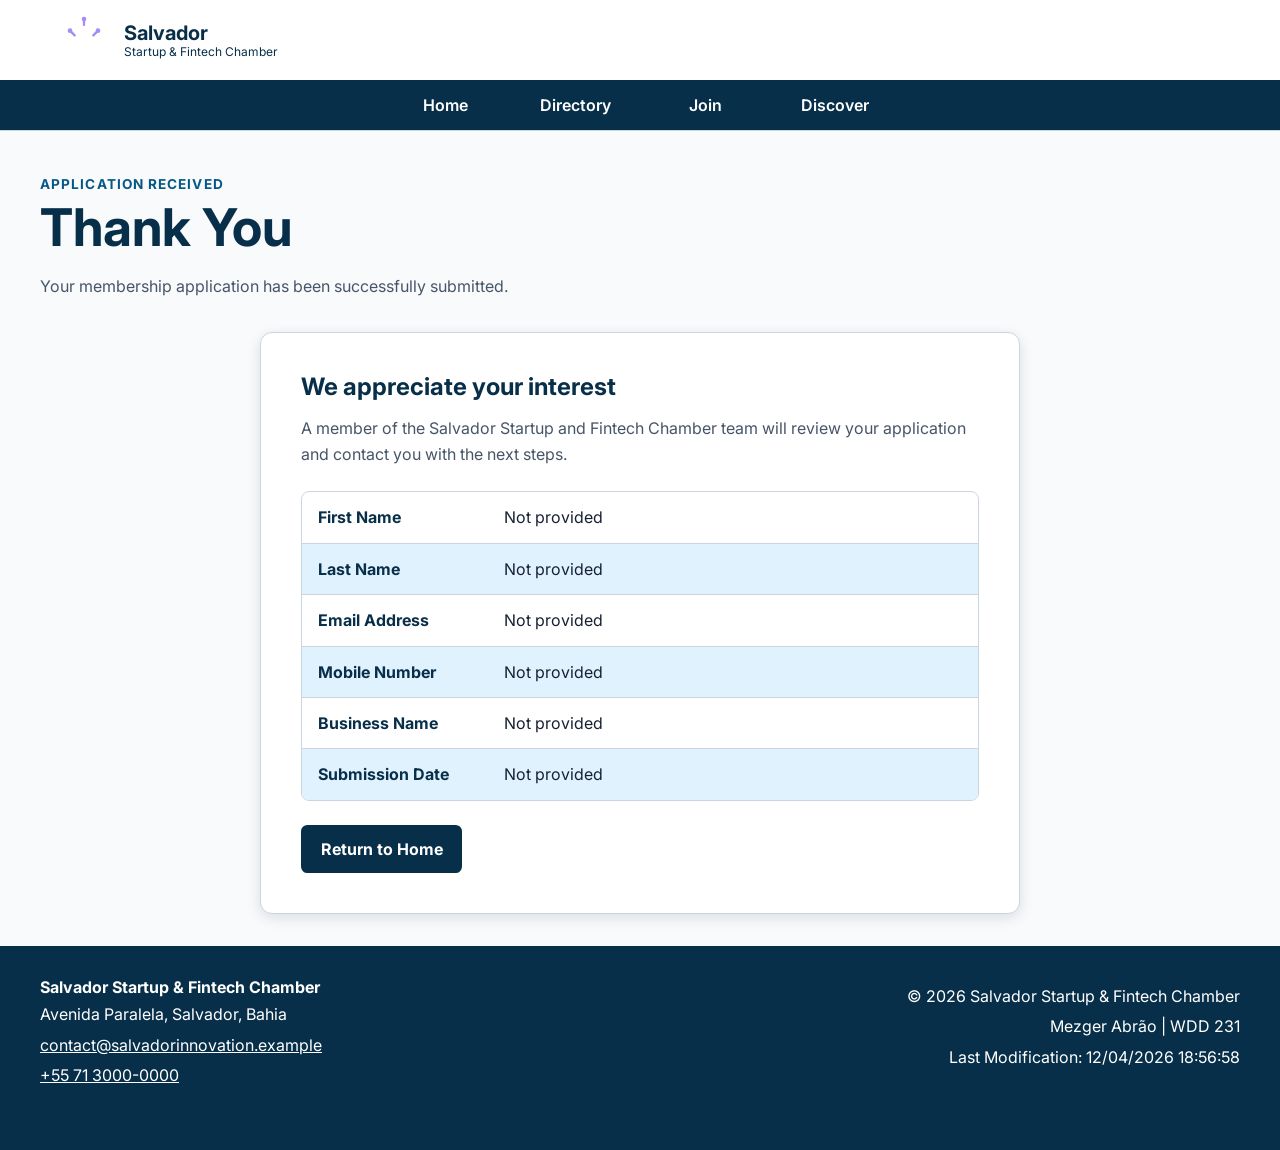
<file: chamber/thankyou.html>
<!DOCTYPE html>
<html lang="en">
<head>
  <meta charset="UTF-8">
  <meta name="viewport" content="width=device-width, initial-scale=1.0">

  <meta
    name="description"
    content="Thank you for applying to join the Salvador Startup and Fintech Chamber."
  >
  <meta name="author" content="Mezger Abrão">

  <title>Thank You | Salvador Startup and Fintech Chamber</title>

  <link rel="icon" href="images/favicon.ico">

  <link rel="preconnect" href="https://fonts.googleapis.com">
  <link rel="preconnect" href="https://fonts.gstatic.com" crossorigin>

  <link
    href="https://fonts.googleapis.com/css2?family=Inter:wght@400;600;700&display=swap"
    rel="stylesheet"
  >

  <link rel="stylesheet" href="styles/normalize.css">
  <link rel="stylesheet" href="styles/small.css">
  <link rel="stylesheet" href="styles/larger.css">

  <script src="scripts/navigation.js" defer></script>
  <script src="scripts/dates.js" defer></script>
  <script src="scripts/thankyou.js" defer></script>
</head>

<body>
  <header class="site-header">
    <div class="header-content">
      <a class="brand" href="index.html">
        <img
          src="images/logo.svg"
          alt="Salvador Startup and Fintech Chamber logo"
          width="64"
          height="64"
        >

        <span class="brand-text">
          <strong>Salvador</strong>
          <span>Startup &amp; Fintech Chamber</span>
        </span>
      </a>

      <button
        id="menu-button"
        type="button"
        aria-label="Open navigation menu"
        aria-controls="primary-navigation"
        aria-expanded="false"
      >
        ☰
      </button>
    </div>

    <nav id="primary-navigation" aria-label="Primary navigation">
      <a href="index.html">Home</a>
      <a href="directory.html">Directory</a>
      <a href="join.html">Join</a>
      <a href="discover.html">Discover</a>
    </nav>
  </header>

  <main>
    <div class="page-heading">
      <p class="eyebrow">Application received</p>

      <h1>Thank You</h1>

      <p>
        Your membership application has been successfully submitted.
      </p>
    </div>

    <section
      class="thankyou-card"
      aria-labelledby="thankyou-title"
    >
      <h2 id="thankyou-title">
        We appreciate your interest
      </h2>

      <p>
        A member of the Salvador Startup and Fintech Chamber team will review
        your application and contact you with the next steps.
      </p>

      <div
        id="submission-details"
        class="submission-details"
        aria-live="polite"
      >
        <p>Loading your submission details...</p>
      </div>

      <a class="return-home" href="index.html">
        Return to Home
      </a>
    </section>
  </main>

  <footer>
    <div class="footer-content">
      <div class="footer-contact">
        <strong>Salvador Startup &amp; Fintech Chamber</strong>

        <p>Avenida Paralela, Salvador, Bahia</p>

        <p>
          <a href="mailto:contact@salvadorinnovation.example">
            contact@salvadorinnovation.example
          </a>
        </p>

        <p>
          <a href="tel:+557130000000">
            +55 71 3000-0000
          </a>
        </p>
      </div>

      <div class="footer-development">
        <p>
          &copy; <span id="current-year"></span>
          Salvador Startup &amp; Fintech Chamber
        </p>

        <p>Mezger Abrão | WDD 231</p>

        <p id="last-modified"></p>
      </div>
    </div>
  </footer>
</body>
</html>
</file>
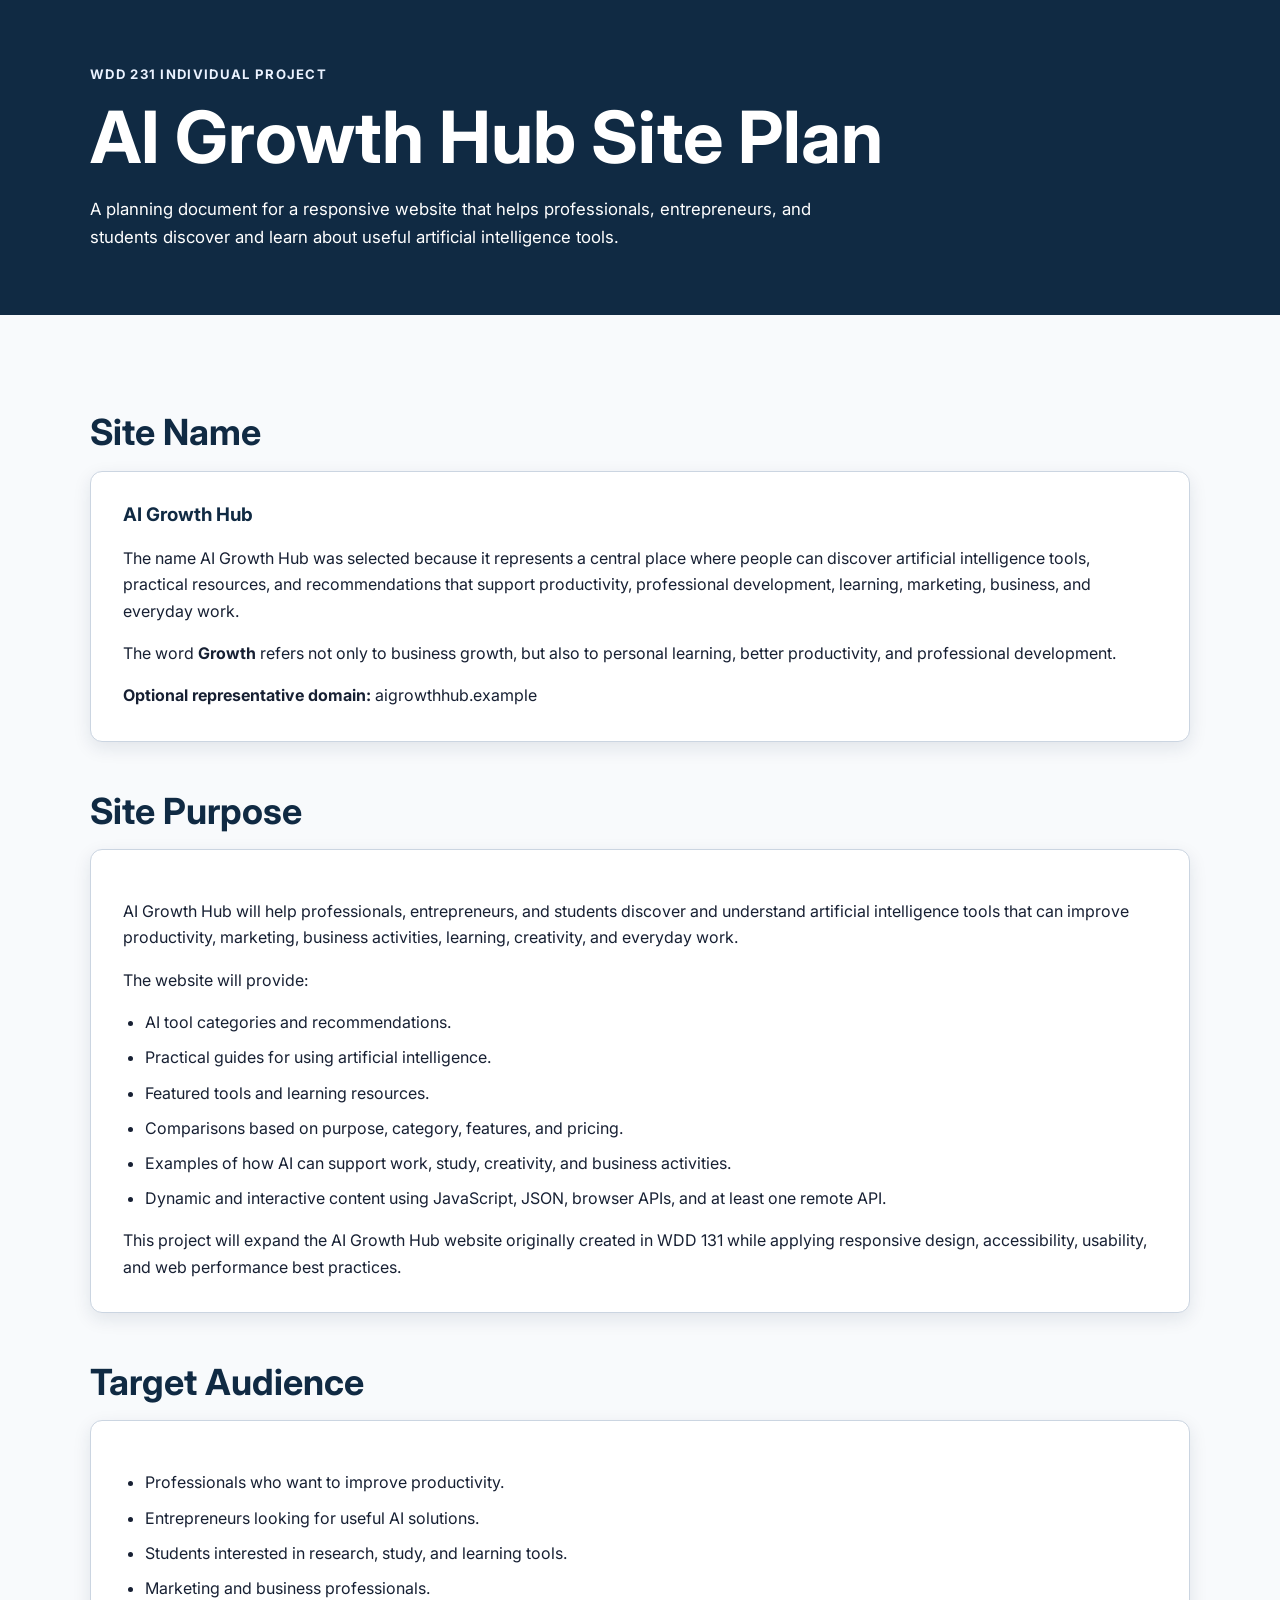
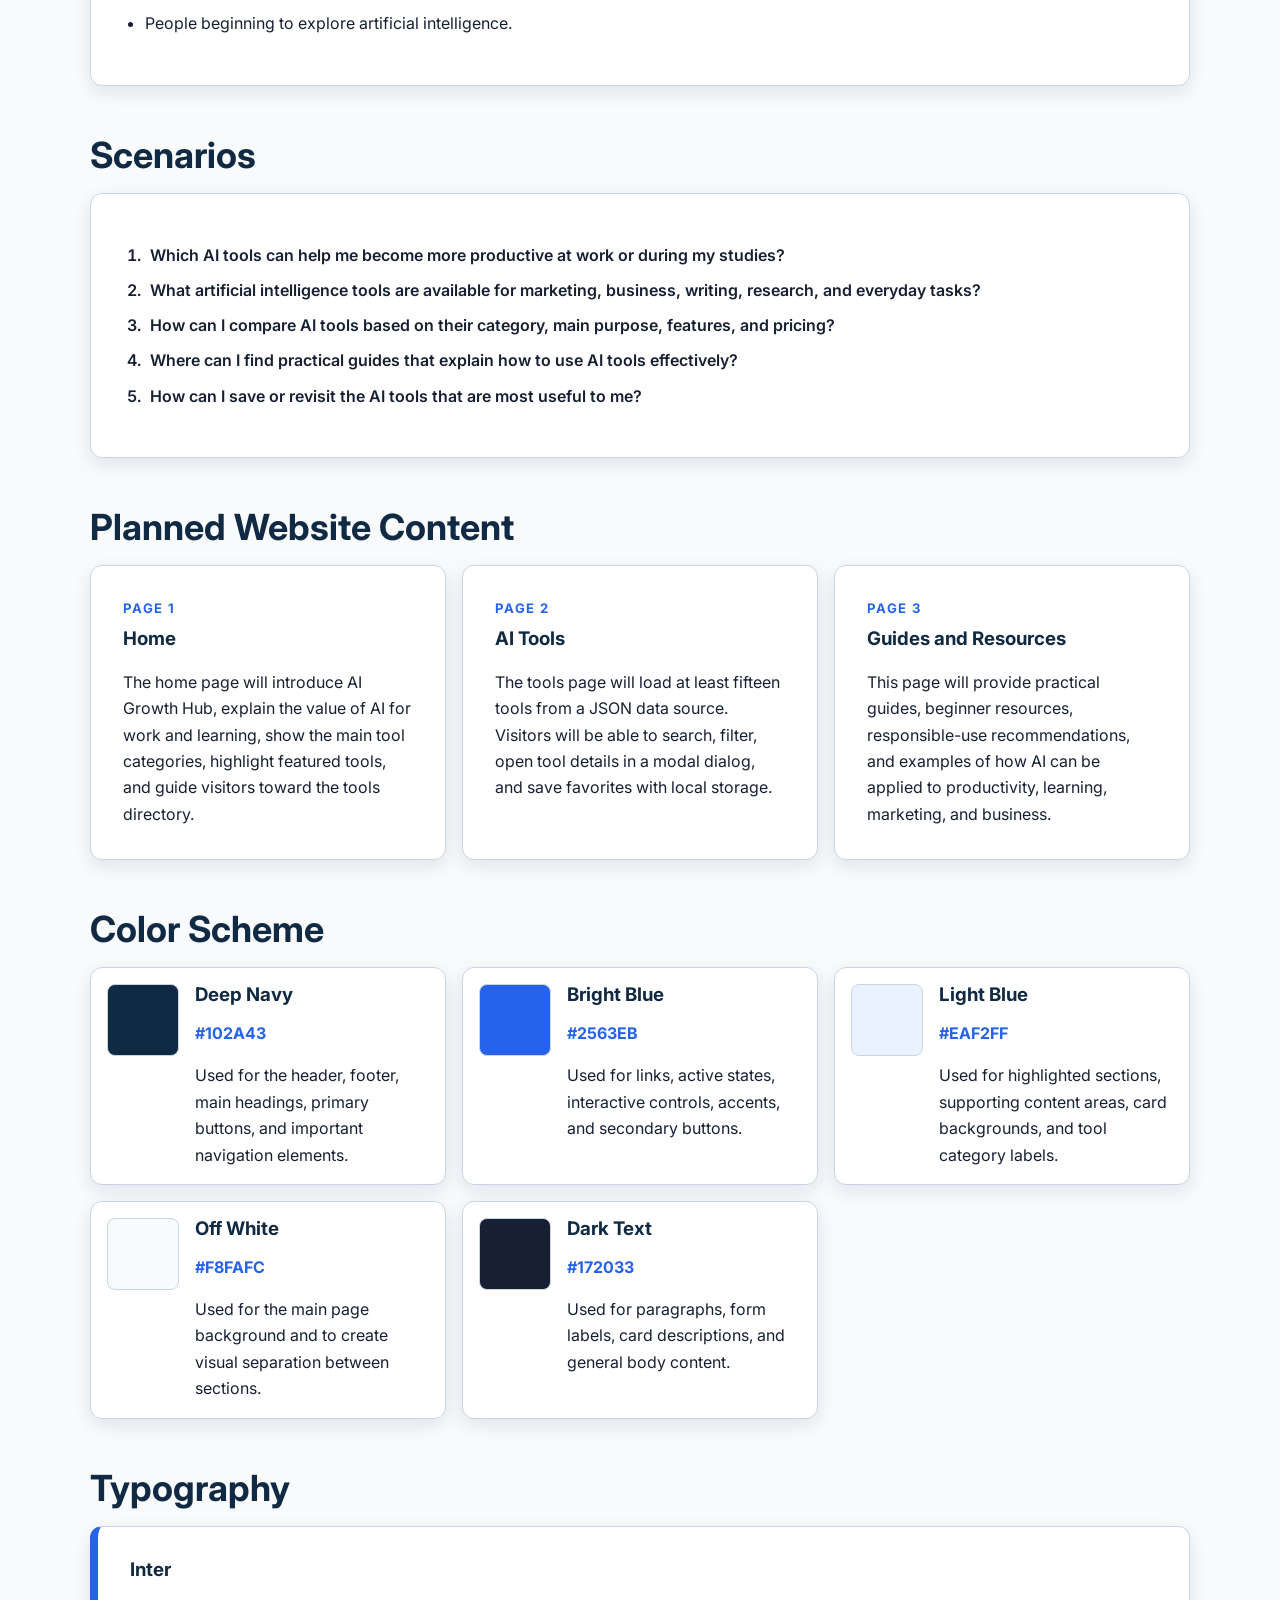
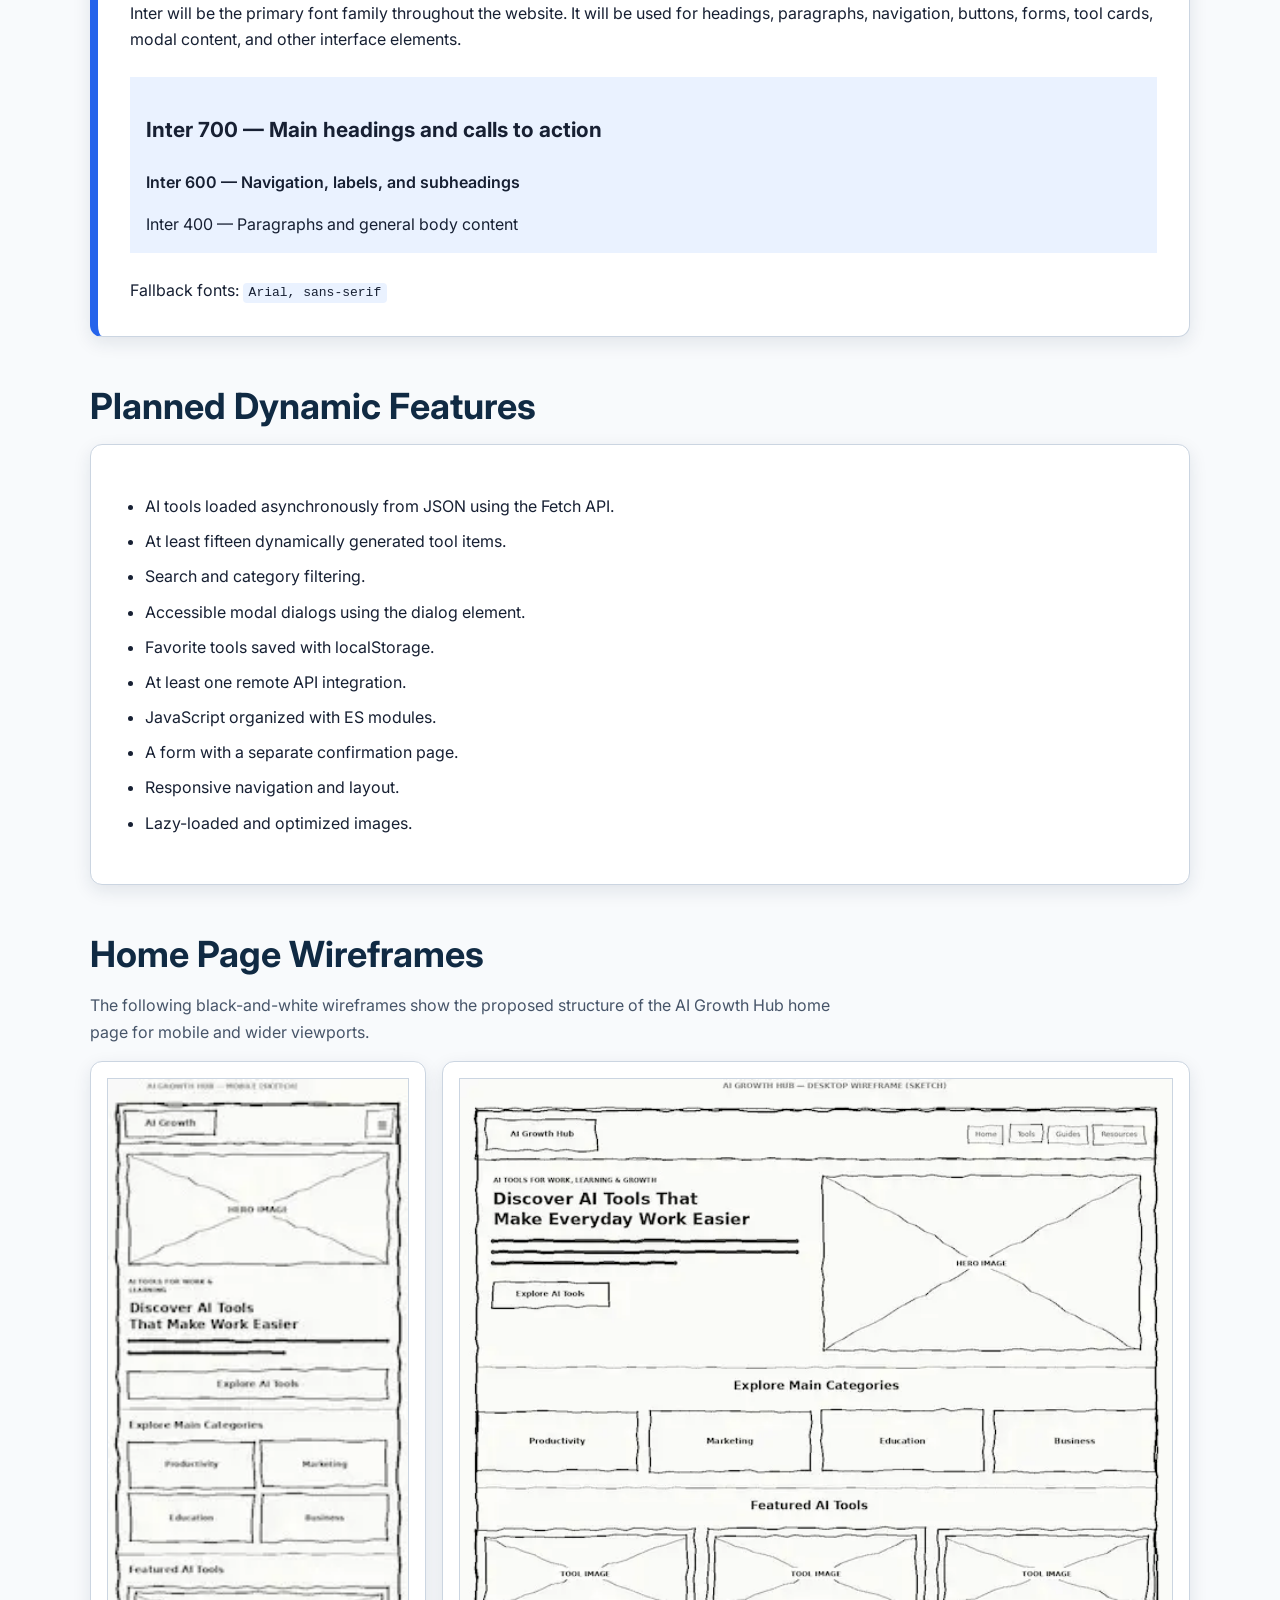
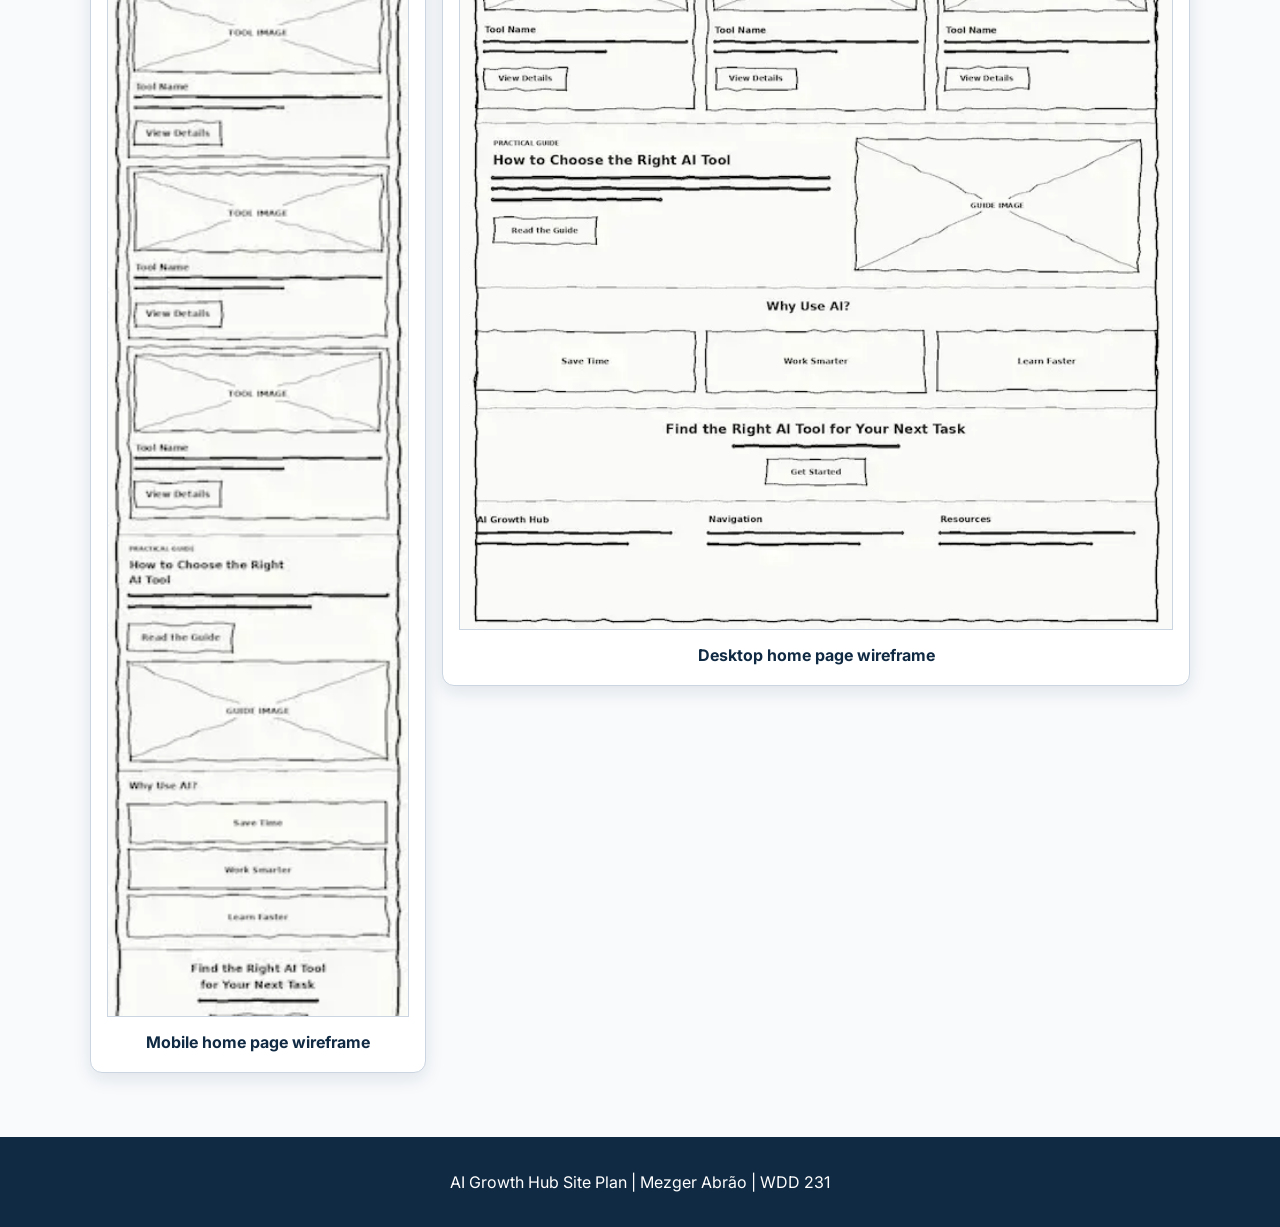
<file: final/siteplan.html>
<!DOCTYPE html>
<html lang="en">
<head>
  <meta charset="UTF-8">
  <meta name="viewport" content="width=device-width, initial-scale=1.0">

  <meta
    name="description"
    content="Site plan for AI Growth Hub, an individual WDD 231 project about artificial intelligence tools, practical guides, resources, and recommendations."
  >
  <meta name="author" content="Mezger Abrão">

  <title>AI Growth Hub | Site Plan</title>

  <link rel="preconnect" href="https://fonts.googleapis.com">
  <link rel="preconnect" href="https://fonts.gstatic.com" crossorigin>
  <link
    href="https://fonts.googleapis.com/css2?family=Inter:wght@400;600;700&display=swap"
    rel="stylesheet"
  >

  <link rel="stylesheet" href="styles/siteplan.css">
</head>

<body>
  <header class="site-header">
    <div class="header-content">
      <p class="eyebrow">WDD 231 Individual Project</p>
      <h1>AI Growth Hub Site Plan</h1>
      <p class="header-summary">
        A planning document for a responsive website that helps professionals,
        entrepreneurs, and students discover and learn about useful artificial
        intelligence tools.
      </p>
    </div>
  </header>

  <main>
    <section aria-labelledby="site-name-title">
      <h2 id="site-name-title">Site Name</h2>

      <div class="content-card">
        <h3>AI Growth Hub</h3>

        <p>
          The name AI Growth Hub was selected because it represents a central
          place where people can discover artificial intelligence tools,
          practical resources, and recommendations that support productivity,
          professional development, learning, marketing, business, and everyday
          work.
        </p>

        <p>
          The word <strong>Growth</strong> refers not only to business growth,
          but also to personal learning, better productivity, and professional
          development.
        </p>

        <p>
          <strong>Optional representative domain:</strong>
          aigrowthhub.example
        </p>
      </div>
    </section>

    <section aria-labelledby="purpose-title">
      <h2 id="purpose-title">Site Purpose</h2>

      <div class="content-card">
        <p>
          AI Growth Hub will help professionals, entrepreneurs, and students
          discover and understand artificial intelligence tools that can
          improve productivity, marketing, business activities, learning,
          creativity, and everyday work.
        </p>

        <p>The website will provide:</p>

        <ul>
          <li>AI tool categories and recommendations.</li>
          <li>Practical guides for using artificial intelligence.</li>
          <li>Featured tools and learning resources.</li>
          <li>Comparisons based on purpose, category, features, and pricing.</li>
          <li>
            Examples of how AI can support work, study, creativity, and
            business activities.
          </li>
          <li>
            Dynamic and interactive content using JavaScript, JSON, browser
            APIs, and at least one remote API.
          </li>
        </ul>

        <p>
          This project will expand the AI Growth Hub website originally created
          in WDD 131 while applying responsive design, accessibility, usability,
          and web performance best practices.
        </p>
      </div>
    </section>

    <section aria-labelledby="audience-title">
      <h2 id="audience-title">Target Audience</h2>

      <div class="content-card">
        <ul>
          <li>Professionals who want to improve productivity.</li>
          <li>Entrepreneurs looking for useful AI solutions.</li>
          <li>Students interested in research, study, and learning tools.</li>
          <li>Marketing and business professionals.</li>
          <li>People beginning to explore artificial intelligence.</li>
        </ul>
      </div>
    </section>

    <section aria-labelledby="scenarios-title">
      <h2 id="scenarios-title">Scenarios</h2>

      <div class="content-card">
        <ol class="scenario-list">
          <li>
            Which AI tools can help me become more productive at work or during
            my studies?
          </li>
          <li>
            What artificial intelligence tools are available for marketing,
            business, writing, research, and everyday tasks?
          </li>
          <li>
            How can I compare AI tools based on their category, main purpose,
            features, and pricing?
          </li>
          <li>
            Where can I find practical guides that explain how to use AI tools
            effectively?
          </li>
          <li>
            How can I save or revisit the AI tools that are most useful to me?
          </li>
        </ol>
      </div>
    </section>

    <section aria-labelledby="pages-title">
      <h2 id="pages-title">Planned Website Content</h2>

      <div class="page-grid">
        <article class="content-card">
          <p class="card-label">Page 1</p>
          <h3>Home</h3>
          <p>
            The home page will introduce AI Growth Hub, explain the value of AI
            for work and learning, show the main tool categories, highlight
            featured tools, and guide visitors toward the tools directory.
          </p>
        </article>

        <article class="content-card">
          <p class="card-label">Page 2</p>
          <h3>AI Tools</h3>
          <p>
            The tools page will load at least fifteen tools from a JSON data
            source. Visitors will be able to search, filter, open tool details
            in a modal dialog, and save favorites with local storage.
          </p>
        </article>

        <article class="content-card">
          <p class="card-label">Page 3</p>
          <h3>Guides and Resources</h3>
          <p>
            This page will provide practical guides, beginner resources,
            responsible-use recommendations, and examples of how AI can be
            applied to productivity, learning, marketing, and business.
          </p>
        </article>
      </div>
    </section>

    <section aria-labelledby="colors-title">
      <h2 id="colors-title">Color Scheme</h2>

      <div class="color-grid">
        <article class="color-card">
          <div class="color-swatch navy" aria-hidden="true"></div>
          <div>
            <h3>Deep Navy</h3>
            <p class="color-code">#102A43</p>
            <p>
              Used for the header, footer, main headings, primary buttons, and
              important navigation elements.
            </p>
          </div>
        </article>

        <article class="color-card">
          <div class="color-swatch blue" aria-hidden="true"></div>
          <div>
            <h3>Bright Blue</h3>
            <p class="color-code">#2563EB</p>
            <p>
              Used for links, active states, interactive controls, accents, and
              secondary buttons.
            </p>
          </div>
        </article>

        <article class="color-card">
          <div class="color-swatch light-blue" aria-hidden="true"></div>
          <div>
            <h3>Light Blue</h3>
            <p class="color-code">#EAF2FF</p>
            <p>
              Used for highlighted sections, supporting content areas, card
              backgrounds, and tool category labels.
            </p>
          </div>
        </article>

        <article class="color-card">
          <div class="color-swatch off-white" aria-hidden="true"></div>
          <div>
            <h3>Off White</h3>
            <p class="color-code">#F8FAFC</p>
            <p>
              Used for the main page background and to create visual separation
              between sections.
            </p>
          </div>
        </article>

        <article class="color-card">
          <div class="color-swatch dark-text" aria-hidden="true"></div>
          <div>
            <h3>Dark Text</h3>
            <p class="color-code">#172033</p>
            <p>
              Used for paragraphs, form labels, card descriptions, and general
              body content.
            </p>
          </div>
        </article>
      </div>
    </section>

    <section aria-labelledby="typography-title">
      <h2 id="typography-title">Typography</h2>

      <div class="content-card typography-sample">
        <h3>Inter</h3>

        <p>
          Inter will be the primary font family throughout the website. It will
          be used for headings, paragraphs, navigation, buttons, forms, tool
          cards, modal content, and other interface elements.
        </p>

        <div class="font-examples">
          <p class="weight-700">Inter 700 — Main headings and calls to action</p>
          <p class="weight-600">Inter 600 — Navigation, labels, and subheadings</p>
          <p class="weight-400">Inter 400 — Paragraphs and general body content</p>
        </div>

        <p>
          Fallback fonts:
          <code>Arial, sans-serif</code>
        </p>
      </div>
    </section>

    <section aria-labelledby="features-title">
      <h2 id="features-title">Planned Dynamic Features</h2>

      <div class="content-card">
        <ul>
          <li>AI tools loaded asynchronously from JSON using the Fetch API.</li>
          <li>At least fifteen dynamically generated tool items.</li>
          <li>Search and category filtering.</li>
          <li>Accessible modal dialogs using the dialog element.</li>
          <li>Favorite tools saved with localStorage.</li>
          <li>At least one remote API integration.</li>
          <li>JavaScript organized with ES modules.</li>
          <li>A form with a separate confirmation page.</li>
          <li>Responsive navigation and layout.</li>
          <li>Lazy-loaded and optimized images.</li>
        </ul>
      </div>
    </section>

    <section aria-labelledby="wireframes-title">
      <h2 id="wireframes-title">Home Page Wireframes</h2>

      <p class="section-introduction">
        The following black-and-white wireframes show the proposed structure of
        the AI Growth Hub home page for mobile and wider viewports.
      </p>

      <div class="wireframe-grid">
        <figure class="wireframe-card">
          <img
            src="images/wireframe-mobile.webp"
            alt="Mobile home page wireframe for AI Growth Hub"
            width="390"
            height="844"
            loading="lazy"
          >
          <figcaption>Mobile home page wireframe</figcaption>
        </figure>

        <figure class="wireframe-card">
          <img
            src="images/wireframe-desktop.webp"
            alt="Desktop home page wireframe for AI Growth Hub"
            width="1200"
            height="800"
            loading="lazy"
          >
          <figcaption>Desktop home page wireframe</figcaption>
        </figure>
      </div>
    </section>
  </main>

  <footer>
    <p>
      AI Growth Hub Site Plan | Mezger Abrão | WDD 231
    </p>
  </footer>
</body>
</html>
</file>
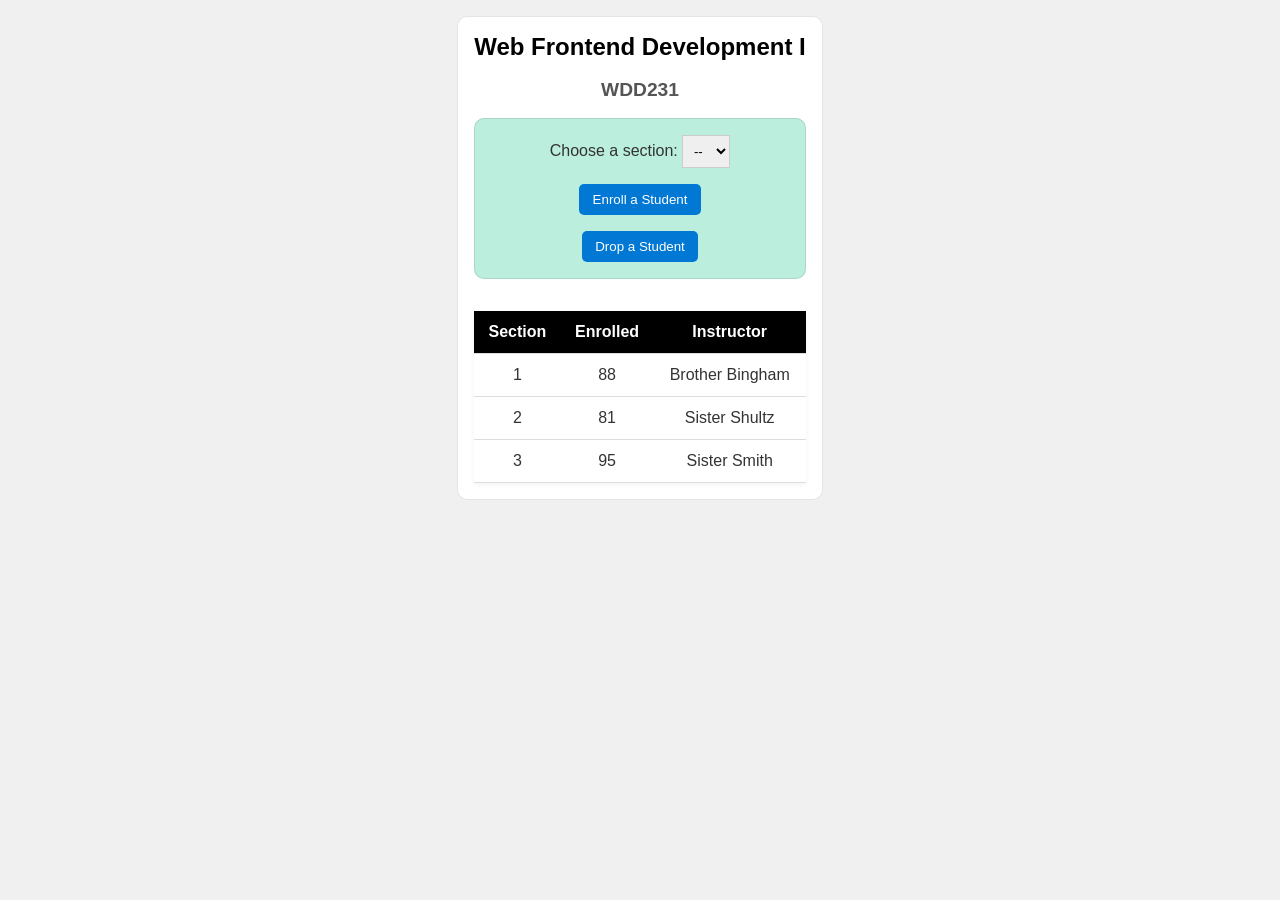
<file: week3/modules.html>
<!DOCTYPE html>
<html lang="en">
<head>
  <meta charset="UTF-8">
  <meta name="viewport" content="width=device-width, initial-scale=1.0">

  <meta
    name="description"
    content="JavaScript modules activity for managing BYU-Idaho course section enrollment."
  >
  <meta name="author" content="Mezger Abrão">

  <title>Modules Example: Course and Sections</title>

  <link rel="stylesheet" href="styles/modules.css">

  <script type="module" src="scripts/modules.mjs"></script>
</head>

<body>
  <main>
    <h1 id="courseName"></h1>
    <h2 id="courseCode"></h2>

    <div id="enrollment">
      <label for="sectionNumber">Choose a section:</label>

      <select id="sectionNumber">
        <option value="0" disabled selected>--</option>
      </select>

      <button id="enrollStudent" type="button">
        Enroll a Student
      </button>

      <button id="dropStudent" type="button">
        Drop a Student
      </button>
    </div>

    <table>
      <thead>
        <tr>
          <th>Section</th>
          <th>Enrolled</th>
          <th>Instructor</th>
        </tr>
      </thead>

      <tbody id="sections"></tbody>
    </table>
  </main>
</body>
</html>
</file>
<file: styles/small.css>
:root {
  --primary-color: #1f2937;
  --secondary-color: #374151;
  --accent-color: #2563eb;
  --light-color: #f3f4f6;
  --white-color: #ffffff;
  --dark-color: #111827;
  --border-color: #d1d5db;
  --completed-color: #bfdbfe;
  --not-completed-color: #e5e7eb;
}

* {
  box-sizing: border-box;
}

body {
  margin: 0;
  font-family: "Roboto", Arial, sans-serif;
  color: var(--dark-color);
  background-color: var(--white-color);
}

header {
  display: flex;
  align-items: center;
  gap: 1rem;
  padding: 0.75rem 1rem;
  background-color: var(--white-color);
}

header span {
  font-size: 1.5rem;
  font-weight: 700;
}

header img {
  width: 60px;
  height: 60px;
}

#menu {
  margin-left: auto;
  padding: 0.25rem 0.75rem;
  border: 1px solid var(--border-color);
  background: none;
  font-size: 2rem;
  cursor: pointer;
}

nav {
  display: none;
  background-color: var(--primary-color);
}

nav.open {
  display: block;
}

nav a {
  display: block;
  padding: 1rem;
  border-top: 1px solid var(--secondary-color);
  color: var(--white-color);
  font-weight: 700;
  text-align: center;
  text-decoration: none;
}

nav a:hover,
nav a.active {
  background-color: var(--accent-color);
}

nav a:focus-visible,
button:focus-visible,
.social a:focus-visible {
  outline: 3px solid var(--accent-color);
  outline-offset: 3px;
}

main {
  max-width: 1100px;
  margin: 0 auto;
  padding: 1rem;
}

h1 {
  margin-top: 0;
  font-size: 1.75rem;
}

section {
  margin-bottom: 1rem;
  border: 1px solid var(--border-color);
  background-color: var(--light-color);
}

section h2 {
  margin: 0;
  padding: 0.5rem;
  background-color: var(--primary-color);
  color: var(--white-color);
  font-size: 1.1rem;
  text-align: center;
}

section p {
  margin: 0;
  padding: 1rem;
  line-height: 1.5;
}

.photo {
  text-align: center;
}

.photo img {
  display: block;
  width: 100%;
  max-width: 300px;
  height: auto;
  margin: 1rem auto;
  border-radius: 0.5rem;
}

.courses {
  text-align: center;
}

.course-buttons {
  display: grid;
  grid-template-columns: 1fr;
  gap: 0.5rem;
  padding: 1rem;
}

.course-buttons button {
  padding: 0.7rem;
  border: 1px solid var(--dark-color);
  border-radius: 0.4rem;
  background-color: var(--white-color);
  color: var(--dark-color);
  font-weight: 700;
  cursor: pointer;
}

.course-buttons button:hover {
  background-color: var(--accent-color);
  color: var(--white-color);
}

#course-list {
  display: grid;
  grid-template-columns: 1fr;
  gap: 0.5rem;
  padding: 0 1rem 1rem;
}

.course-card {
  padding: 0.8rem;
  border: 1px solid var(--border-color);
  border-radius: 0.25rem;
  background-color: var(--not-completed-color);
}

.course-card h3 {
  margin: 0;
}

.course-card p {
  padding: 0.25rem;
}

.course-card.completed {
  border-color: var(--accent-color);
  background-color: var(--completed-color);
}

footer {
  padding: 1rem;
  border-top: 1px solid var(--border-color);
  background-color: var(--light-color);
  text-align: center;
}

.social {
  display: flex;
  justify-content: center;
  gap: 1rem;
  margin-bottom: 0.75rem;
}

.social img {
  display: block;
  width: 40px;
  height: 40px;
}

footer p {
  margin: 0.35rem 0;
}
</file>
<file: styles/larger.css>
@media screen and (min-width: 40rem) {
  #menu {
    display: none;
  }

  nav {
    display: flex;
    justify-content: center;
  }

  nav a {
    flex: 1;
    border-top: none;
    text-align: center;
  }

  main {
    display: grid;
    grid-template-columns: 2fr 1fr;
    gap: 1rem;
  }

  h1 {
    grid-column: 1 / 3;
  }

  .courses {
    grid-column: 1 / 3;
  }

  .course-buttons {
    grid-template-columns: repeat(3, 1fr);
  }

  #course-list {
    grid-template-columns: repeat(3, 1fr);
  }
}
</file>
<file: chamber/styles/small.css>
:root {
  --primary-color: #082f49;
  --secondary-color: #075985;
  --accent-color: #f59e0b;
  --accent-dark: #92400e;
  --page-background: #f8fafc;
  --card-background: #ffffff;
  --light-background: #e0f2fe;
  --text-color: #172033;
  --muted-text: #475569;
  --border-color: #cbd5e1;
  --white: #ffffff;
  --shadow: 0 4px 14px rgb(15 23 42 / 12%);
  --strong-shadow: 0 12px 30px rgb(15 23 42 / 20%);
}

* {
  box-sizing: border-box;
}

body {
  min-width: 320px;
  margin: 0;
  overflow-x: hidden;
  font-family: "Inter", Arial, sans-serif;
  color: var(--text-color);
  background-color: var(--page-background);
}

img {
  max-width: 100%;
}

a {
  color: var(--secondary-color);
}

a:hover {
  color: var(--accent-dark);
}

.site-header {
  background-color: var(--white);
  border-bottom: 1px solid var(--border-color);
}

.header-content {
  display: flex;
  align-items: center;
  max-width: 1200px;
  margin: 0 auto;
  padding: 0.75rem 1rem;
}

.brand {
  display: flex;
  align-items: center;
  gap: 0.75rem;
  color: var(--primary-color);
  text-decoration: none;
}

.brand img {
  flex-shrink: 0;
  width: 56px;
  height: 56px;
}

.brand-text {
  display: flex;
  flex-direction: column;
  line-height: 1.2;
}

.brand-text strong {
  font-size: 1.25rem;
}

.brand-text span {
  font-size: 0.75rem;
}

#menu-button {
  margin-left: auto;
  padding: 0.4rem 0.65rem;
  border: 1px solid var(--primary-color);
  border-radius: 0.35rem;
  color: var(--primary-color);
  background: transparent;
  font-size: 1.7rem;
  cursor: pointer;
}

#primary-navigation {
  display: none;
  background-color: var(--primary-color);
}

#primary-navigation.open {
  display: block;
}

#primary-navigation a {
  display: block;
  padding: 1rem;
  color: var(--white);
  font-weight: 600;
  text-align: center;
  text-decoration: none;
}

#primary-navigation a:hover,
#primary-navigation a.active {
  background-color: var(--secondary-color);
}

#primary-navigation a.active {
  box-shadow: inset 4px 0 0 var(--accent-color);
}

button:focus-visible,
a:focus-visible {
  outline: 3px solid var(--accent-color);
  outline-offset: 3px;
}

/* General page content */

main {
  width: min(100% - 2rem, 1200px);
  margin: 0 auto;
  padding: 2rem 0;
}

.page-heading {
  margin-bottom: 2rem;
}

.eyebrow {
  margin-bottom: 0.35rem;
  color: var(--secondary-color);
  font-size: 0.85rem;
  font-weight: 700;
  letter-spacing: 0.08em;
  text-transform: uppercase;
}

h1 {
  margin: 0;
  color: var(--primary-color);
  font-size: clamp(2rem, 7vw, 3.25rem);
}

.page-heading > p:last-child {
  max-width: 700px;
  color: var(--muted-text);
  line-height: 1.6;
}

/* Directory controls */

.view-controls {
  display: flex;
  gap: 0.75rem;
  margin-bottom: 1.5rem;
}

.view-controls button {
  min-height: 44px;
  padding: 0.7rem 1rem;
  border: 2px solid var(--primary-color);
  border-radius: 0.4rem;
  color: var(--primary-color);
  background-color: var(--white);
  font-weight: 700;
  cursor: pointer;
}

.view-controls button:hover,
.view-controls button.selected {
  color: var(--white);
  background-color: var(--primary-color);
}

#members {
  width: 100%;
}

.members-grid {
  display: grid;
  grid-template-columns: 1fr;
  gap: 1rem;
}

.member-card {
  overflow: hidden;
  border: 1px solid var(--border-color);
  border-radius: 0.65rem;
  background-color: var(--card-background);
  box-shadow: var(--shadow);
}

.member-card > img {
  display: block;
  width: 100%;
  height: 180px;
  object-fit: contain;
  padding: 1rem;
  background-color: var(--light-background);
}

.member-content {
  padding: 1.25rem;
}

.member-content h2 {
  margin: 0 0 0.35rem;
  color: var(--primary-color);
  font-size: 1.35rem;
}

.member-content p {
  line-height: 1.5;
}

.member-category {
  margin: 0 0 1rem;
  color: var(--secondary-color);
  font-weight: 700;
}

.member-description {
  color: var(--muted-text);
}

.membership {
  display: inline-block;
  margin: 1rem 0 0;
  padding: 0.35rem 0.65rem;
  border-radius: 999px;
  font-size: 0.8rem;
  font-weight: 700;
}

.membership-level-1 {
  color: #334155;
  background-color: #e2e8f0;
}

.membership-level-2 {
  color: #27272a;
  background-color: #d4d4d8;
}

.membership-level-3 {
  color: #713f12;
  background-color: #fde68a;
}

.members-list {
  display: block;
}

.members-list .member-card {
  display: block;
  margin-bottom: 0.75rem;
  border-radius: 0;
  box-shadow: none;
}

.members-list .member-card:nth-child(even) {
  background-color: var(--light-background);
}

.members-list .member-card > img {
  display: none;
}

.members-list .member-description,
.members-list .membership {
  display: none;
}

/* Home page */

.home-main {
  width: 100%;
  max-width: none;
  margin: 0;
  padding: 0;
}

.hero {
  position: relative;
  min-height: 520px;
  overflow: hidden;
  background-color: var(--primary-color);
}

.hero > img {
  display: block;
  width: 100%;
  height: 520px;
  object-fit: cover;
}

.hero-overlay {
  position: absolute;
  inset: 0;
  display: flex;
  align-items: flex-end;
  padding: 1.5rem 1rem;
  background:
    linear-gradient(
      to top,
      rgb(8 47 73 / 92%),
      rgb(8 47 73 / 35%),
      rgb(8 47 73 / 15%)
    );
}

.hero-content {
  width: min(100%, 1200px);
  margin: 0 auto;
  color: var(--white);
}

.hero-eyebrow {
  margin: 0 0 0.6rem;
  color: #fde68a;
  font-size: 0.85rem;
  font-weight: 700;
  letter-spacing: 0.1em;
  text-transform: uppercase;
}

.hero h1 {
  max-width: 800px;
  margin: 0;
  color: var(--white);
  font-size: clamp(2.25rem, 9vw, 4.5rem);
  line-height: 1.05;
}

.hero-content > p:not(.hero-eyebrow) {
  max-width: 680px;
  margin: 1rem 0 1.5rem;
  font-size: 1.05rem;
  line-height: 1.6;
}

.cta-button {
  display: inline-block;
  min-height: 44px;
  padding: 0.85rem 1.25rem;
  border: 2px solid var(--accent-color);
  border-radius: 0.4rem;
  color: var(--primary-color);
  background-color: var(--accent-color);
  font-weight: 700;
  text-decoration: none;
}

.cta-button:hover {
  border-color: var(--white);
  color: var(--primary-color);
  background-color: var(--white);
}

.home-content {
  width: min(100% - 2rem, 1200px);
  margin: 0 auto;
  padding: 3rem 0;
}

.home-introduction {
  max-width: 800px;
  margin-bottom: 2rem;
}

.home-introduction h2,
.spotlights-section h2 {
  margin: 0.25rem 0 0.75rem;
  color: var(--primary-color);
  font-size: clamp(1.75rem, 6vw, 2.5rem);
}

.home-introduction > p:last-child {
  color: var(--muted-text);
  font-size: 1.05rem;
  line-height: 1.7;
}

.information-grid {
  display: grid;
  grid-template-columns: 1fr;
  gap: 1.25rem;
}

.home-panel {
  overflow: hidden;
  border: 1px solid var(--border-color);
  border-radius: 0.75rem;
  background-color: var(--card-background);
  box-shadow: var(--shadow);
}

.home-panel > h2 {
  margin: 0;
  padding: 1rem 1.25rem;
  color: var(--white);
  background-color: var(--primary-color);
  font-size: 1.4rem;
}

.event-card {
  padding: 1.25rem;
  border-bottom: 1px solid var(--border-color);
}

.event-card:last-child {
  border-bottom: none;
}

.event-date {
  margin: 0 0 0.35rem;
  color: var(--accent-dark);
  font-size: 0.85rem;
  font-weight: 700;
  letter-spacing: 0.06em;
  text-transform: uppercase;
}

.event-card h3 {
  margin: 0 0 0.6rem;
  color: var(--primary-color);
}

.event-card p {
  line-height: 1.55;
}

.event-location {
  margin-bottom: 0;
  color: var(--secondary-color);
  font-weight: 700;
}

.current-weather {
  padding: 1.25rem;
}

.weather-summary {
  display: flex;
  align-items: center;
  gap: 1rem;
}

.weather-summary img {
  flex-shrink: 0;
  width: 100px;
  height: 100px;
}

.weather-details p {
  margin: 0.25rem 0;
}

.current-temperature {
  color: var(--primary-color);
  font-size: 2.25rem;
  font-weight: 700;
}

.weather-description {
  color: var(--secondary-color);
  font-size: 1.1rem;
  font-weight: 700;
}

.weather-extra {
  color: var(--muted-text);
  font-size: 0.9rem;
}

.forecast-section {
  padding: 0 1.25rem 1.25rem;
}

.forecast-section h3 {
  margin: 0 0 1rem;
  color: var(--primary-color);
  font-size: 1.15rem;
}

.forecast-grid {
  display: grid;
  grid-template-columns: 1fr;
  gap: 0.75rem;
}

.forecast-card {
  display: grid;
  grid-template-columns: 1fr auto;
  align-items: center;
  padding: 0.85rem;
  border: 1px solid var(--border-color);
  border-radius: 0.5rem;
  background-color: var(--light-background);
}

.forecast-card h4 {
  margin: 0;
  color: var(--primary-color);
}

.forecast-card img {
  grid-column: 2;
  grid-row: 1 / span 4;
}

.forecast-date,
.forecast-temperature,
.forecast-description {
  margin: 0.15rem 0;
}

.forecast-date {
  color: var(--muted-text);
  font-size: 0.85rem;
}

.forecast-temperature {
  color: var(--primary-color);
  font-size: 1.35rem;
  font-weight: 700;
}

.forecast-description {
  color: var(--secondary-color);
  font-size: 0.85rem;
}

.spotlights-section {
  margin-top: 3rem;
}

.section-heading {
  margin-bottom: 1.25rem;
}

.directory-link {
  display: inline-block;
  margin-top: 0.75rem;
  font-weight: 700;
}

.spotlights-grid {
  display: grid;
  grid-template-columns: 1fr;
  gap: 1rem;
}

.spotlight-card {
  overflow: hidden;
  border: 1px solid var(--border-color);
  border-radius: 0.75rem;
  background-color: var(--card-background);
  box-shadow: var(--shadow);
}

.spotlight-header {
  padding: 1.25rem;
  text-align: center;
  background-color: var(--light-background);
}

.spotlight-header img {
  display: block;
  width: 100%;
  height: 120px;
  margin: 0 auto 1rem;
  object-fit: contain;
}

.spotlight-header h3 {
  margin: 0;
  color: var(--primary-color);
  font-size: 1.35rem;
}

.spotlight-category {
  margin: 0.35rem 0 0;
  color: var(--secondary-color);
  font-weight: 700;
}

.spotlight-contact {
  padding: 1.25rem;
}

.spotlight-contact p {
  line-height: 1.5;
}

/* Error messages */

.error-message {
  width: 100%;
  padding: 1rem;
  border: 1px solid #b91c1c;
  color: #7f1d1d;
  background-color: #fee2e2;
}

/* Footer */

footer {
  padding: 2rem 1rem;
  color: var(--white);
  background-color: var(--primary-color);
}

.footer-content {
  width: min(100%, 1200px);
  margin: 0 auto;
}

.footer-contact,
.footer-development {
  margin-bottom: 1.5rem;
}

footer p {
  margin: 0.4rem 0;
  line-height: 1.5;
}

footer a {
  color: var(--white);
}

footer a:hover {
  color: var(--accent-color);
}

/* Join page */

.join-layout {
  display: grid;
  grid-template-columns: 1fr;
  gap: 2rem;
}

.application-section,
.membership-options {
  min-width: 0;
}

.application-section {
  padding: 1.5rem;
  border: 1px solid var(--border-color);
  border-radius: 0.75rem;
  background-color: var(--card-background);
  box-shadow: var(--shadow);
}

.application-section h2,
.membership-options h2 {
  margin: 0 0 0.75rem;
  color: var(--primary-color);
  font-size: clamp(1.5rem, 6vw, 2rem);
}

.required-message {
  margin: 0 0 1.5rem;
  color: var(--muted-text);
  font-size: 0.9rem;
}

.membership-form {
  display: grid;
  gap: 1.25rem;
}

.membership-form label {
  display: grid;
  gap: 0.45rem;
  color: var(--primary-color);
  font-weight: 700;
}

.membership-form input,
.membership-form select,
.membership-form textarea {
  width: 100%;
  min-height: 44px;
  padding: 0.75rem;
  border: 1px solid var(--border-color);
  border-radius: 0.4rem;
  color: var(--text-color);
  background-color: var(--white);
  font: inherit;
}

.membership-form textarea {
  min-height: 140px;
  resize: vertical;
  line-height: 1.5;
}

.membership-form input:focus,
.membership-form select:focus,
.membership-form textarea:focus {
  border-color: var(--secondary-color);
  outline: 3px solid rgb(7 89 133 / 20%);
  outline-offset: 1px;
}

.membership-form input:required:valid,
.membership-form select:required:valid {
  border-left: 5px solid #15803d;
}

.membership-form input:required:invalid:not(:placeholder-shown),
.membership-form select:required:invalid {
  border-left: 5px solid #b91c1c;
}

.membership-form input::placeholder {
  color: #64748b;
}

.submit-button {
  min-height: 48px;
  border: 2px solid var(--primary-color);
  color: var(--white);
  background-color: var(--primary-color);
  font-weight: 700;
  cursor: pointer;
  transition:
    background-color 0.2s ease,
    color 0.2s ease,
    border-color 0.2s ease;
}

.submit-button:hover {
  border-color: var(--accent-color);
  color: var(--primary-color);
  background-color: var(--accent-color);
}

.submit-button:focus-visible {
  outline: 3px solid var(--accent-color);
  outline-offset: 3px;
}

/* Membership cards */

.membership-heading {
  margin-bottom: 1.25rem;
}

.membership-heading > p:last-child {
  color: var(--muted-text);
  line-height: 1.6;
}

.membership-card {
  margin-bottom: 1rem;
  padding: 1.4rem;
  border: 1px solid var(--border-color);
  border-radius: 0.75rem;
  background-color: var(--card-background);
  box-shadow: var(--shadow);
  opacity: 0;
  transform: translateY(24px);
  animation: membershipCardEntrance 0.65s ease-out forwards;
}

.membership-card:nth-of-type(1) {
  animation-delay: 0.1s;
}

.membership-card:nth-of-type(2) {
  animation-delay: 0.25s;
}

.membership-card:nth-of-type(3) {
  animation-delay: 0.4s;
}

.membership-card:nth-of-type(4) {
  animation-delay: 0.55s;
}

@keyframes membershipCardEntrance {
  from {
    opacity: 0;
    transform: translateY(24px);
  }

  to {
    opacity: 1;
    transform: translateY(0);
  }
}

.membership-card h3 {
  margin: 0.35rem 0 0.75rem;
  color: var(--primary-color);
  font-size: 1.35rem;
}

.membership-card > p {
  line-height: 1.55;
}

.membership-card-label {
  margin: 0;
  color: var(--secondary-color);
  font-size: 0.8rem;
  font-weight: 700;
  letter-spacing: 0.08em;
  text-transform: uppercase;
}

.membership-price {
  margin: 1rem 0;
  color: var(--accent-dark);
  font-size: 1.05rem;
  font-weight: 700;
}

.np-card {
  border-top: 5px solid #64748b;
}

.bronze-card {
  border-top: 5px solid #a16207;
}

.silver-card {
  border-top: 5px solid #64748b;
}

.gold-card {
  border-top: 5px solid var(--accent-color);
}

.modal-button {
  min-height: 44px;
  padding: 0.7rem 1rem;
  border: 2px solid var(--secondary-color);
  border-radius: 0.4rem;
  color: var(--secondary-color);
  background-color: var(--white);
  font-weight: 700;
  cursor: pointer;
  transition:
    color 0.2s ease,
    background-color 0.2s ease;
}

.modal-button:hover {
  color: var(--white);
  background-color: var(--secondary-color);
}

.modal-button:focus-visible {
  outline: 3px solid var(--accent-color);
  outline-offset: 3px;
}

/* Membership dialogs */

.membership-dialog {
  width: min(90%, 560px);
  max-height: 85vh;
  padding: 0;
  overflow-y: auto;
  border: none;
  border-radius: 0.75rem;
  color: var(--text-color);
  background-color: var(--white);
  box-shadow: var(--strong-shadow);
}

.membership-dialog::backdrop {
  background-color: rgb(15 23 42 / 70%);
  backdrop-filter: blur(2px);
}

.dialog-content {
  position: relative;
  padding: 2rem 1.5rem;
}

.dialog-content h2 {
  margin: 0.25rem 2.5rem 1rem 0;
  color: var(--primary-color);
  font-size: 1.65rem;
}

.dialog-content ul {
  margin: 1rem 0 0;
  padding-left: 1.25rem;
}

.dialog-content li {
  margin-bottom: 0.75rem;
  line-height: 1.5;
}

.close-dialog {
  position: absolute;
  top: 0.75rem;
  right: 0.75rem;
  width: 44px;
  height: 44px;
  padding: 0;
  border: 1px solid var(--border-color);
  border-radius: 50%;
  color: var(--primary-color);
  background-color: var(--light-background);
  font-size: 1.6rem;
  line-height: 1;
  cursor: pointer;
}

.close-dialog:hover {
  color: var(--white);
  background-color: var(--primary-color);
}

.close-dialog:focus-visible {
  outline: 3px solid var(--accent-color);
  outline-offset: 3px;
}

/* Thank-you page */

.thankyou-card {
  max-width: 760px;
  margin: 0 auto;
  padding: 1.5rem;
  border: 1px solid var(--border-color);
  border-radius: 0.75rem;
  background-color: var(--card-background);
  box-shadow: var(--shadow);
}

.thankyou-card h2 {
  margin: 0 0 0.75rem;
  color: var(--primary-color);
}

.thankyou-card > p {
  color: var(--muted-text);
  line-height: 1.6;
}

.submission-details {
  display: grid;
  gap: 0;
  margin: 1.5rem 0;
  border: 1px solid var(--border-color);
  border-radius: 0.5rem;
  overflow: hidden;
}

.submission-row {
  display: grid;
  grid-template-columns: 1fr;
  gap: 0.25rem;
  padding: 1rem;
  border-bottom: 1px solid var(--border-color);
}

.submission-row:last-child {
  border-bottom: none;
}

.submission-row:nth-child(even) {
  background-color: var(--light-background);
}

.submission-label {
  color: var(--primary-color);
  font-weight: 700;
}

.submission-value {
  overflow-wrap: anywhere;
  color: var(--text-color);
}

.return-home {
  display: inline-block;
  min-height: 44px;
  padding: 0.8rem 1.1rem;
  border: 2px solid var(--primary-color);
  border-radius: 0.4rem;
  color: var(--white);
  background-color: var(--primary-color);
  font-weight: 700;
  text-decoration: none;
}

.return-home:hover {
  border-color: var(--accent-color);
  color: var(--primary-color);
  background-color: var(--accent-color);
}

/* Reduced-motion accessibility */

@media (prefers-reduced-motion: reduce) {
  .membership-card {
    opacity: 1;
    transform: none;
    animation: none;
  }

  .submit-button,
  .modal-button {
    transition: none;
  }
}

/* Discover page */

.visit-message {
  margin-bottom: 2rem;
  padding: 1rem 1.25rem;
  border-left: 6px solid var(--accent-color);
  border-radius: 0.4rem;
  color: var(--primary-color);
  background-color: var(--light-background);
  font-weight: 700;
  line-height: 1.5;
}

.discover-section-heading {
  margin-bottom: 1.5rem;
}

.discover-section-heading h2 {
  margin: 0;
  color: var(--primary-color);
  font-size: clamp(1.6rem, 6vw, 2.25rem);
}

.discover-section-heading > p {
  max-width: 760px;
  color: var(--muted-text);
  line-height: 1.6;
}

.places-grid {
  display: grid;
  gap: 1.25rem;
}

.place-card {
  display: grid;
  grid-template-areas:
    "name"
    "photo"
    "description"
    "location"
    "action";
  overflow: hidden;
  border: 1px solid var(--border-color);
  border-radius: 0.75rem;
  background-color: var(--card-background);
  box-shadow: var(--shadow);
}

.place-card h2 {
  grid-area: name;
  margin: 0;
  padding: 1.1rem 1.25rem;
  color: var(--white);
  background-color: var(--primary-color);
  font-size: 1.3rem;
}

.place-card figure {
  grid-area: photo;
  margin: 0;
  overflow: hidden;
  background-color: var(--light-background);
}

.place-card img {
  display: block;
  width: 100%;
  height: 200px;
  object-fit: cover;
}

.place-card address {
  grid-area: location;
  padding: 0 1.25rem;
  color: var(--secondary-color);
  font-style: normal;
  font-weight: 600;
  line-height: 1.5;
}

.place-card > p {
  grid-area: description;
  margin: 0;
  padding: 1.25rem;
  color: var(--muted-text);
  line-height: 1.6;
}

.place-card button {
  grid-area: action;
  min-height: 44px;
  margin: 1rem 1.25rem 1.25rem;
  padding: 0.75rem 1rem;
  border: 2px solid var(--secondary-color);
  border-radius: 0.4rem;
  color: var(--secondary-color);
  background-color: var(--white);
  font-weight: 700;
  cursor: pointer;
}

.place-card button:hover,
.place-card button:focus-visible {
  color: var(--white);
  background-color: var(--secondary-color);
}
</file>
<file: chamber/styles/larger.css>
@media screen and (min-width: 40rem) {
  #menu-button {
    display: none;
  }

  #primary-navigation {
    display: flex;
    justify-content: center;
  }

  #primary-navigation a {
    min-width: 130px;
  }

  #primary-navigation a.active {
    box-shadow: inset 0 -4px 0 var(--accent-color);
  }

  /* Directory */

  .members-grid {
    grid-template-columns: repeat(2, minmax(0, 1fr));
  }

  .members-list .member-card {
    display: grid;
    grid-template-columns: 1.4fr 1fr 1fr;
    align-items: center;
  }

  .members-list .member-content {
    display: contents;
  }

  .members-list .member-content h2,
  .members-list .member-category,
  .members-list .member-content > p,
  .members-list .member-content > a {
    padding: 0.75rem 1rem;
  }

  /* Home */

  .hero,
  .hero > img {
    height: 600px;
  }

  .hero {
    min-height: 600px;
  }

  .hero-overlay {
    padding: 3rem 2rem;
  }

  .hero-content > p:not(.hero-eyebrow) {
    font-size: 1.15rem;
  }

  .home-content {
    padding: 4rem 0;
  }

  .information-grid {
    grid-template-columns: 1.1fr 0.9fr;
    align-items: stretch;
  }

  .forecast-grid {
    grid-template-columns: repeat(3, minmax(0, 1fr));
  }

  .forecast-card {
    display: flex;
    flex-direction: column;
    align-items: center;
    text-align: center;
  }

  .forecast-card img {
    grid-column: auto;
    grid-row: auto;
  }

  .section-heading {
    display: flex;
    align-items: flex-end;
    justify-content: space-between;
    gap: 2rem;
  }

  .directory-link {
    margin-bottom: 0.75rem;
  }

  .spotlights-grid {
    grid-template-columns: repeat(2, minmax(0, 1fr));
  }

  /* Footer */

  .footer-content {
    display: flex;
    justify-content: space-between;
    gap: 2rem;
  }

  .footer-development {
    text-align: right;
  }
}

@media screen and (min-width: 64rem) {
  /* Directory */

  .members-grid {
    grid-template-columns: repeat(3, minmax(0, 1fr));
  }

  /* Home */

  .hero,
  .hero > img {
    height: 640px;
  }

  .hero {
    min-height: 640px;
  }

  .hero-overlay {
    padding-bottom: 4rem;
  }

  .spotlights-grid {
    grid-template-columns: repeat(3, minmax(0, 1fr));
  }

  .spotlight-card {
    transition:
      transform 0.2s ease,
      box-shadow 0.2s ease;
  }

  .spotlight-card:hover {
    transform: translateY(-4px);
    box-shadow: var(--strong-shadow);
  }
}

/* Join page */

@media screen and (min-width: 40rem) {
  .join-layout {
    grid-template-columns: minmax(0, 1.25fr) minmax(280px, 0.75fr);
    align-items: start;
  }

  .application-section {
    padding: 2rem;
  }

  .membership-options {
    position: sticky;
    top: 1rem;
  }

  .membership-card {
    padding: 1.5rem;
  }

  .membership-form {
    grid-template-columns: repeat(2, minmax(0, 1fr));
  }

  .membership-form label {
    grid-column: 1 / -1;
  }

  .membership-form label:nth-of-type(1),
  .membership-form label:nth-of-type(2) {
    grid-column: span 1;
  }

  .membership-form .submit-button {
    grid-column: 1 / -1;
    width: fit-content;
    min-width: 260px;
  }

  .submission-row {
    grid-template-columns: minmax(170px, 0.35fr) 1fr;
    align-items: center;
    gap: 1rem;
  }
}

@media screen and (min-width: 64rem) {
  .join-layout {
    grid-template-columns: minmax(0, 1.4fr) minmax(320px, 0.6fr);
    gap: 3rem;
  }

  .application-section {
    padding: 2.5rem;
  }

  .membership-card {
    transition:
      transform 0.2s ease,
      box-shadow 0.2s ease;
  }

  .membership-card:hover {
    transform: translateY(-4px);
    box-shadow: var(--strong-shadow);
  }

  .membership-dialog {
    width: min(90%, 620px);
  }

  .dialog-content {
    padding: 2.5rem;
  }

  .thankyou-card {
    padding: 2.5rem;
  }
}

/* Discover page: medium layout, 641px to 1024px */

@media screen and (min-width: 40.0625rem) {
  .discover-section-heading {
    display: grid;
    grid-template-columns: minmax(240px, 0.7fr) minmax(0, 1fr);
    gap: 2rem;
    align-items: end;
  }

  .discover-section-heading > p {
    margin: 0;
  }

  .place-card {
    grid-template-columns: 300px minmax(0, 1fr);
    grid-template-areas:
      "photo name"
      "photo description"
      "photo location"
      "photo action";
    align-items: start;
  }

  .place-card figure {
    height: 100%;
  }

  .place-card img {
    width: 300px;
    height: 100%;
    min-height: 260px;
    transition:
      transform 0.35s ease,
      filter 0.35s ease;
  }

  .place-card:hover img {
    transform: scale(1.05);
    filter: contrast(1.08) saturate(1.08);
  }

  .place-card address {
    padding-top: 0.25rem;
  }

  .place-card button {
    width: fit-content;
  }
}

/* Discover page: large layout, 1025px and wider */

@media screen and (min-width: 64.0625rem) {
  .places-grid {
    grid-template-columns: repeat(2, minmax(0, 1fr));
  }

  .place-card {
    grid-template-columns: 190px minmax(0, 1fr);
    grid-template-areas:
      "name name"
      "photo description"
      "photo location"
      "photo action";
  }

  .place-card img {
    width: 190px;
    min-height: 100%;
  }
}
</file>
<file: styles/prophets.css>
:root {
  --primary-color: #4f4f9b;
  --card-background: #d6d6e8;
  --page-background: #f5f5f5;
  --text-color: #1f1f1f;
  --border-color: #4f4f9b;
  --white: #ffffff;
  --shadow-color: rgb(0 0 0 / 25%);
}

* {
  box-sizing: border-box;
}

body {
  margin: 0;
  font-family: "Roboto", Arial, sans-serif;
  color: var(--text-color);
  background-color: var(--page-background);
}

header {
  padding: 1rem;
  text-align: center;
  background-color: var(--white);
}

h1 {
  margin: 0;
  color: var(--primary-color);
  font-family: "Roboto Slab", Georgia, serif;
  font-size: clamp(2rem, 6vw, 3rem);
}

main {
  max-width: 1200px;
  margin: 0 auto;
  padding: 1rem;
}

#cards {
  display: grid;
  grid-template-columns: repeat(auto-fit, minmax(260px, 1fr));
  gap: 0.4rem;
  padding: 1rem;
  background-color: #e5e5e5;
  box-shadow: 0 0 20px var(--shadow-color);
}

#cards section {
  padding: 1rem;
  border: 1px solid var(--border-color);
  background-color: var(--card-background);
  text-align: center;
}

#cards h2 {
  margin: 0 0 0.75rem;
  color: var(--primary-color);
  font-family: "Roboto Slab", Georgia, serif;
  font-size: 1.5rem;
}

#cards p {
  margin: 0.35rem 0;
  line-height: 1.4;
}

#cards img {
  display: block;
  width: 100%;
  max-width: 240px;
  height: auto;
  margin: 1rem auto 0;
  box-shadow: 0 0 15px var(--shadow-color);
}

footer {
  padding: 1.25rem;
  background-color: var(--primary-color);
  color: var(--white);
  text-align: center;
}

@media screen and (min-width: 40rem) {
  #cards {
    padding: 1.25rem;
  }

  #cards section {
    padding: 1.25rem;
  }
}
</file>
<file: final/styles/siteplan.css>
:root {
  --primary-color: #102a43;
  --secondary-color: #2563eb;
  --light-accent: #eaf2ff;
  --page-background: #f8fafc;
  --text-color: #172033;
  --white: #ffffff;
  --border-color: #cbd5e1;
  --muted-text: #475569;
  --shadow: 0 6px 18px rgb(16 42 67 / 10%);
}

* {
  box-sizing: border-box;
}

html {
  scroll-behavior: smooth;
}

body {
  min-width: 320px;
  margin: 0;
  color: var(--text-color);
  background-color: var(--page-background);
  font-family: "Inter", Arial, sans-serif;
  line-height: 1.65;
}

img {
  display: block;
  max-width: 100%;
  height: auto;
}

.site-header {
  padding: 3rem 1rem;
  color: var(--white);
  background-color: var(--primary-color);
}

.header-content {
  width: min(100%, 1100px);
  margin: 0 auto;
}

.eyebrow,
.card-label {
  margin: 0 0 0.5rem;
  color: var(--secondary-color);
  font-size: 0.82rem;
  font-weight: 700;
  letter-spacing: 0.1em;
  text-transform: uppercase;
}

.site-header .eyebrow {
  color: var(--light-accent);
}

h1,
h2,
h3 {
  line-height: 1.2;
}

h1 {
  max-width: 800px;
  margin: 0;
  font-size: clamp(2.25rem, 8vw, 4.5rem);
}

.header-summary {
  max-width: 760px;
  margin: 1rem 0 0;
  font-size: 1.05rem;
}

main {
  width: min(100% - 2rem, 1100px);
  margin: 0 auto;
  padding: 2rem 0 4rem;
}

section {
  margin-top: 3rem;
}

section > h2 {
  margin: 0 0 1rem;
  color: var(--primary-color);
  font-size: clamp(1.6rem, 5vw, 2.25rem);
}

.section-introduction {
  max-width: 760px;
  color: var(--muted-text);
}

.content-card,
.color-card,
.wireframe-card {
  border: 1px solid var(--border-color);
  border-radius: 0.75rem;
  background-color: var(--white);
  box-shadow: var(--shadow);
}

.content-card {
  padding: 1.5rem;
}

.content-card h3,
.color-card h3 {
  margin-top: 0;
  color: var(--primary-color);
}

.content-card p:last-child,
.color-card p:last-child {
  margin-bottom: 0;
}

ul,
ol {
  padding-left: 1.4rem;
}

li + li {
  margin-top: 0.55rem;
}

.scenario-list li {
  padding-left: 0.3rem;
  font-weight: 600;
}

.page-grid,
.color-grid,
.wireframe-grid {
  display: grid;
  gap: 1rem;
}

.page-grid {
  grid-template-columns: 1fr;
}

.color-card {
  display: grid;
  grid-template-columns: 72px 1fr;
  gap: 1rem;
  align-items: start;
  padding: 1rem;
}

.color-swatch {
  width: 72px;
  height: 72px;
  border: 1px solid var(--border-color);
  border-radius: 0.5rem;
}

.navy {
  background-color: var(--primary-color);
}

.blue {
  background-color: var(--secondary-color);
}

.light-blue {
  background-color: var(--light-accent);
}

.off-white {
  background-color: var(--page-background);
}

.dark-text {
  background-color: var(--text-color);
}

.color-code {
  margin: -0.35rem 0 0.5rem;
  color: var(--secondary-color);
  font-weight: 700;
}

.typography-sample {
  border-left: 8px solid var(--secondary-color);
}

.font-examples {
  margin: 1.5rem 0;
  padding: 1rem;
  background-color: var(--light-accent);
}

.weight-700 {
  font-size: 1.3rem;
  font-weight: 700;
}

.weight-600 {
  font-weight: 600;
}

.weight-400 {
  font-weight: 400;
}

code {
  padding: 0.15rem 0.35rem;
  border-radius: 0.25rem;
  background-color: var(--light-accent);
}

.wireframe-grid {
  grid-template-columns: 1fr;
  align-items: start;
}

.wireframe-card {
  margin: 0;
  padding: 1rem;
  overflow: hidden;
}

.wireframe-card img {
  width: 100%;
  border: 1px solid var(--border-color);
  background-color: var(--white);
}

.wireframe-card figcaption {
  padding-top: 0.8rem;
  color: var(--primary-color);
  font-weight: 700;
  text-align: center;
}

footer {
  padding: 2rem 1rem;
  color: var(--white);
  background-color: var(--primary-color);
  text-align: center;
}

footer p {
  margin: 0;
}

@media screen and (min-width: 48rem) {
  .site-header {
    padding: 4rem 2rem;
  }

  main {
    padding-top: 3rem;
  }

  .content-card {
    padding: 2rem;
  }

  .page-grid {
    grid-template-columns: repeat(3, minmax(0, 1fr));
  }

  .color-grid {
    grid-template-columns: repeat(2, minmax(0, 1fr));
  }

  .wireframe-grid {
    grid-template-columns: minmax(260px, 0.45fr) minmax(0, 1fr);
  }
}

@media screen and (min-width: 70rem) {
  .color-grid {
    grid-template-columns: repeat(3, minmax(0, 1fr));
  }
}
</file>
<file: week3/styles/modules.css>
* {
  margin: 0;
  padding: 0;
  box-sizing: border-box;
}

body {
  font-family: Arial, sans-serif;
  background-color: #f0f0f0;
}

main {
  width: fit-content;
  margin: 1rem auto;
  padding: 1rem;
  border: 1px solid rgb(0 0 0 / 10%);
  border-radius: 10px;
  background-color: #fff;
  color: #333;
}

h1 {
  color: #000;
  font-size: 1.5rem;
}

h2 {
  color: #555;
  font-size: 1.2rem;
}

h1,
h2 {
  margin-bottom: 1.1rem;
  text-align: center;
}

#enrollment {
  padding: 1rem 1rem 0;
  border: 1px solid rgb(0 0 0 / 10%);
  border-radius: 10px;
  background-color: #bed;
  text-align: center;
}

select {
  width: 3rem;
  padding: 0.5em;
  border: 1px solid #ccc;
}

button {
  display: block;
  margin: 1rem auto;
  padding: 0.6em 1em;
  border: none;
  border-radius: 5px;
  background-color: #0078d4;
  color: white;
  cursor: pointer;
}

button:hover {
  background-color: #005fa3;
}

button:focus-visible,
select:focus-visible {
  outline: 3px solid #111;
  outline-offset: 2px;
}

table {
  width: 100%;
  margin-top: 2rem;
  border-collapse: collapse;
  background-color: white;
  box-shadow: 0 2px 6px rgb(0 0 0 / 5%);
}

th,
td {
  padding: 0.75rem;
  border-bottom: 1px solid #ddd;
  text-align: center;
}

th {
  background-color: #000;
  color: white;
  font-weight: bold;
}

tbody tr:hover {
  background-color: #bbb;
}
</file>
